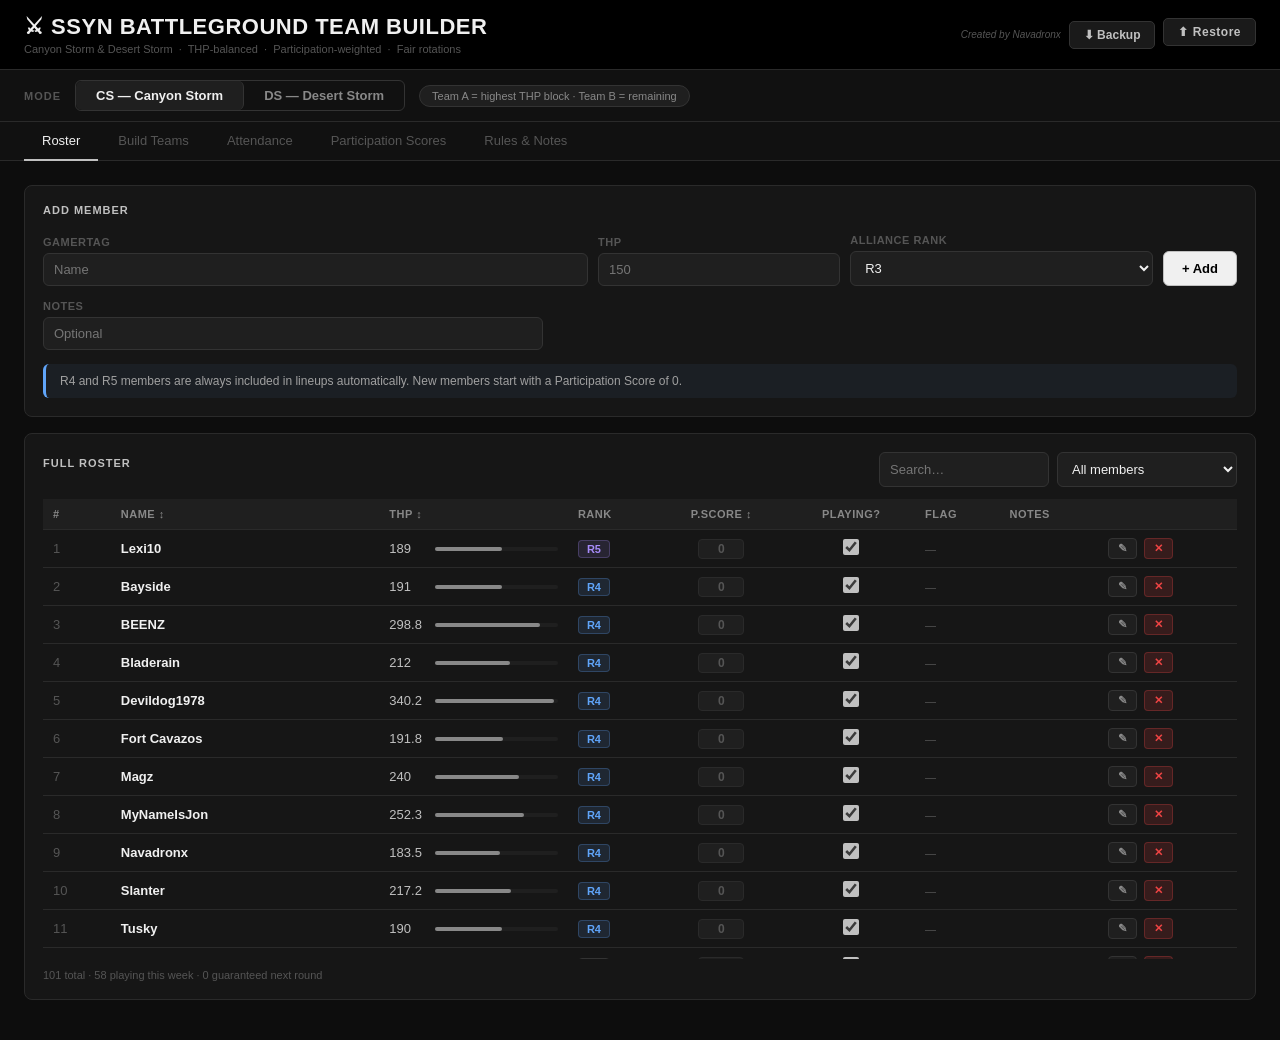
<file: Index.html>
<!DOCTYPE html>
<html lang="en">
<head>
<meta charset="UTF-8">
<meta name="viewport" content="width=device-width, initial-scale=1.0">
<title>SSYN Battleground Team Builder</title>
<style>
/* ── RESET ── */
* { box-sizing: border-box; margin: 0; padding: 0; }
body { font-family: 'Segoe UI', Arial, sans-serif; background: #0d0d0d; color: #e0e0e0; font-size: 14px; min-height: 100vh; }

/* ── COLOUR TOKENS ── */
:root {
  --bg:        #0d0d0d;
  --surface:   #161616;
  --surface2:  #1f1f1f;
  --border:    #2a2a2a;
  --border2:   #333;
  --silver:    #c0c0c0;
  --silver2:   #888;
  --silver3:   #555;
  --white:     #f0f0f0;
  --accent:    #c0c0c0;
  --accent-dim:#444;
  --green:     #22c55e;
  --green-dim: #14532d;
  --red:       #ef4444;
  --red-dim:   #7f1d1d;
  --amber:     #f59e0b;
  --amber-dim: #78350f;
  --blue:      #60a5fa;
  --blue-dim:  #1e3a8a;
  --purple:    #a78bfa;
  --purple-dim:#4c1d95;
}

/* ── HEADER ── */
.app-header {
  background: #000;
  border-bottom: 1px solid var(--border);
  padding: 14px 24px;
  display: flex; align-items: center; justify-content: space-between; flex-wrap: wrap; gap: 10px;
}
.app-header h1 { font-size: 22px; font-weight: 700; color: var(--white); letter-spacing: 0.5px; }
.app-header .sub { font-size: 11px; color: var(--silver3); margin-top: 3px; }
.header-actions { display: flex; gap: 8px; align-items: center; flex-wrap: wrap; }
.credit { font-size: 10px; color: var(--silver3); font-style: italic; }
.btn-export { background: #1a1a1a; color: var(--silver); border: 1px solid var(--border2); padding: 6px 14px; border-radius: 5px; font-size: 12px; font-weight: 600; cursor: pointer; }
.btn-export:hover { background: var(--border2); color: var(--white); }
.btn-import-lbl { background: #1a1a1a; color: var(--silver); border: 1px solid var(--border2); padding: 6px 14px; border-radius: 5px; font-size: 12px; font-weight: 600; cursor: pointer; display: inline-block; text-transform: none; font-family: inherit; }
.btn-import-lbl:hover { background: var(--border2); color: var(--white); }
#importFile { display: none; }

/* ── MODE BAR ── */
.mode-bar {
  background: #111; border-bottom: 1px solid var(--border);
  padding: 10px 24px; display: flex; align-items: center; gap: 14px; flex-wrap: wrap;
}
.mode-label { font-size: 11px; font-weight: 700; color: var(--silver3); text-transform: uppercase; letter-spacing: 1px; }
.mode-toggle { display: flex; border: 1px solid var(--border2); border-radius: 6px; overflow: hidden; }
.mode-btn { padding: 7px 20px; font-size: 13px; font-weight: 600; cursor: pointer; border: none; background: transparent; color: var(--silver2); transition: all 0.15s; }
.mode-btn:hover { color: var(--white); }
.mode-btn.on-cs { background: var(--surface2); color: var(--white); border-right: 1px solid var(--border2); }
.mode-btn.on-ds { background: var(--surface2); color: var(--white); border-left: 1px solid var(--border2); }
.mode-pill { font-size: 11px; padding: 4px 12px; border-radius: 20px; border: 1px solid var(--border2); color: var(--silver2); background: var(--surface2); }

/* ── TABS ── */
.tabs { display: flex; padding: 0 24px; border-bottom: 1px solid var(--border); background: #111; gap: 2px; }
.tab { padding: 11px 18px; cursor: pointer; font-size: 13px; font-weight: 500; color: var(--silver3); border-bottom: 2px solid transparent; margin-bottom: -1px; transition: all 0.15s; }
.tab:hover { color: var(--silver); }
.tab.active { color: var(--white); border-bottom-color: var(--silver); }

/* ── PANELS ── */
.panel { display: none; padding: 24px; }
.panel.active { display: block; }

/* ── CARDS ── */
.card { background: var(--surface); border: 1px solid var(--border); border-radius: 8px; padding: 18px; margin-bottom: 16px; }
.card-title { font-size: 11px; font-weight: 700; color: var(--silver); text-transform: uppercase; letter-spacing: 1px; margin-bottom: 14px; }

/* ── GRIDS ── */
.g2 { display: grid; grid-template-columns: 1fr 1fr; gap: 16px; }
.g3 { display: grid; grid-template-columns: 1fr 1fr 1fr; gap: 12px; }
.g4 { display: grid; grid-template-columns: 1fr 1fr 1fr 1fr; gap: 12px; }

/* ── STATS ── */
.stat { background: var(--surface2); border: 1px solid var(--border); border-radius: 7px; padding: 14px; text-align: center; }
.stat-val { font-size: 22px; font-weight: 700; color: var(--white); }
.stat-lbl { font-size: 11px; color: var(--silver3); margin-top: 3px; }

/* ── TABLE ── */
table { width: 100%; border-collapse: collapse; font-size: 13px; }
th { background: var(--surface2); text-align: left; padding: 9px 10px; font-weight: 600; color: var(--silver2); font-size: 11px; text-transform: uppercase; letter-spacing: 0.5px; border-bottom: 1px solid var(--border); }
td { padding: 8px 10px; border-bottom: 1px solid var(--border); vertical-align: middle; color: var(--silver); }
tr:last-child td { border-bottom: none; }
tr:hover td { background: var(--surface2); }
.row-red td   { background: rgba(239,68,68,0.08) !important; }
.row-green td { background: rgba(34,197,94,0.08) !important; }
.row-guar td  { background: rgba(167,139,250,0.08) !important; }
.row-sub td   { opacity: 0.65; }

/* ── BADGES ── */
.badge { display: inline-block; padding: 2px 8px; border-radius: 4px; font-size: 11px; font-weight: 600; white-space: nowrap; border: 1px solid transparent; }
.b-silver  { background: #1f1f1f; color: var(--silver); border-color: var(--border2); }
.b-green   { background: rgba(34,197,94,0.15); color: var(--green); border-color: rgba(34,197,94,0.3); }
.b-red     { background: rgba(239,68,68,0.15); color: var(--red); border-color: rgba(239,68,68,0.3); }
.b-blue    { background: rgba(96,165,250,0.15); color: var(--blue); border-color: rgba(96,165,250,0.3); }
.b-purple  { background: rgba(167,139,250,0.15); color: var(--purple); border-color: rgba(167,139,250,0.3); }
.b-amber   { background: rgba(245,158,11,0.15); color: var(--amber); border-color: rgba(245,158,11,0.3); }
.b-yes     { background: rgba(34,197,94,0.12); color: var(--green); border-color: rgba(34,197,94,0.25); }
.b-no      { background: rgba(239,68,68,0.12); color: #f87171; border-color: rgba(239,68,68,0.25); }

/* ── RANK BADGES ── */
.rank-r4 { background: rgba(96,165,250,0.12); color: var(--blue); border: 1px solid rgba(96,165,250,0.25); }
.rank-r5 { background: rgba(167,139,250,0.12); color: var(--purple); border: 1px solid rgba(167,139,250,0.25); }
.rank-r3 { background: var(--surface2); color: var(--silver2); border: 1px solid var(--border2); }
.rank-r2 { background: rgba(245,158,11,0.12); color: var(--amber); border: 1px solid rgba(245,158,11,0.25); }

/* ── PARTICIPATION SCORE ── */
.pscore { display: inline-block; min-width: 46px; padding: 2px 8px; border-radius: 4px; font-size: 12px; font-weight: 700; text-align: center; border: 1px solid transparent; }
.pscore-high { background: rgba(34,197,94,0.15); color: var(--green); border-color: rgba(34,197,94,0.3); }
.pscore-mid  { background: rgba(245,158,11,0.15); color: var(--amber); border-color: rgba(245,158,11,0.3); }
.pscore-low  { background: rgba(239,68,68,0.15); color: var(--red); border-color: rgba(239,68,68,0.3); }
.pscore-zero { background: var(--surface2); color: var(--silver3); border-color: var(--border); }

/* ── BUTTONS ── */
button { padding: 9px 18px; border-radius: 6px; border: 1px solid transparent; cursor: pointer; font-size: 13px; font-weight: 600; transition: all 0.15s; }
.btn-p { background: var(--white); color: #000; border-color: var(--silver); }
.btn-p:hover { background: var(--silver); }
.btn-s { background: var(--surface2); color: var(--silver); border-color: var(--border2); }
.btn-s:hover { background: var(--border2); color: var(--white); }
.btn-x    { background: rgba(239,68,68,0.15); color: var(--red); font-size: 11px; padding: 3px 9px; border-radius: 4px; border: 1px solid rgba(239,68,68,0.25); cursor: pointer; }
.btn-x:hover { background: rgba(239,68,68,0.3); }
.btn-edit { background: var(--surface2); color: var(--silver2); font-size: 11px; padding: 3px 9px; border-radius: 4px; border: 1px solid var(--border2); cursor: pointer; margin-right: 4px; }
.btn-edit:hover { background: var(--border2); color: var(--white); }

/* ── FORM ── */
input[type=text], input[type=number], select {
  padding: 8px 10px; border-radius: 6px;
  border: 1px solid var(--border2);
  background: var(--surface2); color: var(--white);
  font-size: 13px; width: 100%;
}
input:focus, select:focus { outline: 1px solid var(--silver2); border-color: var(--silver2); }
select option { background: #1f1f1f; color: var(--white); }
label { font-size: 11px; font-weight: 600; color: var(--silver3); display: block; margin-bottom: 5px; text-transform: uppercase; letter-spacing: 0.5px; }

/* ── INFO BOXES ── */
.info   { background: rgba(96,165,250,0.06); border-left: 3px solid var(--blue); border-radius: 6px; padding: 10px 14px; font-size: 12px; color: #a0a0a0; margin-bottom: 14px; }
.warn   { background: rgba(245,158,11,0.06); border-left: 3px solid var(--amber); border-radius: 6px; padding: 10px 14px; font-size: 12px; color: #a0a0a0; margin-bottom: 14px; }
.cs-info { background: rgba(96,165,250,0.06); border-left: 3px solid var(--blue); border-radius: 6px; padding: 10px 14px; font-size: 12px; color: #a0a0a0; margin-bottom: 14px; }
.ds-info { background: rgba(34,197,94,0.06); border-left: 3px solid var(--green); border-radius: 6px; padding: 10px 14px; font-size: 12px; color: #a0a0a0; margin-bottom: 14px; }
.ps-info { background: rgba(167,139,250,0.06); border-left: 3px solid var(--purple); border-radius: 6px; padding: 10px 14px; font-size: 12px; color: #a0a0a0; margin-bottom: 14px; }

/* ── THP BAR ── */
.thpbar { display: flex; align-items: center; gap: 8px; }
.bar-bg { flex: 1; background: var(--surface2); border-radius: 3px; height: 4px; min-width: 50px; }
.bar-fill { height: 4px; border-radius: 3px; background: var(--silver2); }
.sbar-bg { flex: 1; background: var(--surface2); border-radius: 3px; height: 4px; min-width: 50px; }
.sbar-fill-pos { height: 4px; border-radius: 3px; background: var(--green); }
.sbar-fill-neg { height: 4px; border-radius: 3px; background: var(--red); }

/* ── LAYOUT ── */
.row-end { display: flex; justify-content: flex-end; gap: 8px; margin-top: 12px; }
.row-bet { display: flex; justify-content: space-between; align-items: center; margin-bottom: 12px; flex-wrap: wrap; gap: 8px; }
.chip { display: inline-flex; align-items: center; gap: 5px; background: var(--surface2); border: 1px solid var(--border2); border-radius: 20px; padding: 3px 10px; margin: 2px; font-size: 12px; color: var(--silver); }

/* ── SCROLL ── */
.sc { max-height: 460px; overflow-y: auto; }
.sc::-webkit-scrollbar { width: 5px; }
.sc::-webkit-scrollbar-track { background: var(--surface); }
.sc::-webkit-scrollbar-thumb { background: var(--border2); border-radius: 3px; }
.sth th { position: sticky; top: 0; z-index: 1; }

/* ── TEAM CARDS ── */
.tcard { background: var(--surface); border: 1px solid var(--border); border-radius: 8px; padding: 16px; }
.tcard-a { border-top: 2px solid var(--silver2); }
.tcard-b { border-top: 2px solid var(--silver3); }
.tha { font-size: 13px; font-weight: 700; color: var(--white); margin: 0 0 12px; padding-bottom: 8px; border-bottom: 1px solid var(--border); }
.thb { font-size: 13px; font-weight: 700; color: var(--silver2); margin: 0 0 12px; padding-bottom: 8px; border-bottom: 1px solid var(--border); }

/* ── DELTA ── */
.dp { color: var(--green); font-weight: 700; }
.dn { color: var(--red); font-weight: 700; }
.dz { color: var(--silver3); }

/* ── HISTORY DOTS ── */
.hist-dot { display: inline-block; width: 10px; height: 10px; border-radius: 50%; margin: 0 1px; }
.dot-start { background: var(--green); }
.dot-sub   { background: var(--blue); }
.dot-miss  { background: var(--red); }
.dot-abs   { background: var(--border2); }
.dot-left  { background: var(--purple); }
.dot-exc   { background: var(--amber); }

/* ── DIVIDER ── */
.section-sep { border: none; border-top: 1px solid var(--border); margin: 16px 0; }

/* ── TOAST ── */
.toast { position: fixed; bottom: 20px; right: 20px; background: var(--white); color: #000; padding: 10px 18px; border-radius: 6px; font-size: 13px; font-weight: 600; z-index: 9999; opacity: 0; transition: opacity 0.3s; pointer-events: none; }
.toast.show { opacity: 1; }

/* ── NOTES TABLE ── */
.notes-table td:first-child { color: var(--silver); font-weight: 700; width: 24px; padding-right: 12px; }
.notes-table td { border-bottom: 1px solid var(--border); padding: 9px 10px; color: #b0b0b0; }
.notes-table tr:last-child td { border-bottom: none; }

/* ── CHECKBOX ── */
input[type=checkbox] { accent-color: var(--silver); width: 16px; height: 16px; cursor: pointer; }

/* ── LINEUP EDITOR ROW ── */
.le-row { display: flex; align-items: center; gap: 12px; margin-bottom: 6px; padding: 7px 10px; border-radius: 6px; border: 1px solid var(--border); background: var(--surface2); }

@media(max-width:700px){ .g2,.g3,.g4{ grid-template-columns:1fr; } }
</style>
</head>
<body>

<!-- HEADER -->
<div class="app-header">
  <div>
    <h1>⚔ SSYN BATTLEGROUND TEAM BUILDER</h1>
    <div class="sub">Canyon Storm &amp; Desert Storm &nbsp;·&nbsp; THP-balanced &nbsp;·&nbsp; Participation-weighted &nbsp;·&nbsp; Fair rotations</div>
  </div>
  <div class="header-actions">
    <span class="credit">Created by Navadronx</span>
    <button class="btn-export" onclick="exportJSON()">⬇ Backup</button>
    <label class="btn-import-lbl" for="importFile">⬆ Restore</label>
    <input type="file" id="importFile" accept=".json" onchange="importJSON(event)" />
  </div>
</div>

<!-- MODE BAR -->
<div class="mode-bar">
  <span class="mode-label">Mode</span>
  <div class="mode-toggle">
    <button class="mode-btn on-cs" id="btnCS" onclick="setMode('CS')">CS — Canyon Storm</button>
    <button class="mode-btn" id="btnDS" onclick="setMode('DS')">DS — Desert Storm</button>
  </div>
  <span class="mode-pill" id="modePill">Team A = highest THP block · Team B = remaining</span>
</div>

<!-- TABS -->
<div class="tabs">
  <div class="tab active" id="tab-btn-roster"   onclick="showTab('roster',this)">Roster</div>
  <div class="tab"        id="tab-btn-build"    onclick="showTab('build',this)">Build Teams</div>
  <div class="tab"        id="tab-btn-tracking" onclick="showTab('tracking',this)">Attendance</div>
  <div class="tab"        id="tab-btn-scores"   onclick="showTab('scores',this)">Participation Scores</div>
  <div class="tab"        id="tab-btn-notes"    onclick="showTab('notes',this)">Rules &amp; Notes</div>
</div>

<!-- ═══ ROSTER ═══ -->
<div id="tab-roster" class="panel active">
  <div class="card">
    <div class="card-title">Add Member</div>
    <div style="display:grid;grid-template-columns:1.8fr 0.8fr 1fr auto;gap:10px;align-items:end;margin-bottom:14px;">
      <div><label>Gamertag</label><input type="text" id="newName" placeholder="Name" /></div>
      <div><label>THP</label><input type="number" id="newThp" placeholder="150" /></div>
      <div><label>Alliance Rank</label>
        <select id="newRank">
          <option value="R4">R4</option><option value="R5">R5</option>
          <option value="R3" selected>R3</option><option value="R2">R2</option>
        </select>
      </div>
      <div><button class="btn-p" onclick="addPlayer()" style="margin-top:21px;">+ Add</button></div>
    </div>
    <div style="max-width:500px;"><label>Notes</label><input type="text" id="newNotes" placeholder="Optional" /></div>
    <div class="info" style="margin-top:14px;margin-bottom:0;">R4 and R5 members are always included in lineups automatically. New members start with a Participation Score of 0.</div>
  </div>

  <div class="card">
    <div class="row-bet">
      <div class="card-title">Full Roster</div>
      <div style="display:flex;gap:8px;flex-wrap:wrap;">
        <input type="text" style="width:170px;" id="rosterSearch" placeholder="Search…" oninput="renderRoster()" />
        <select id="rosterFilter" style="width:180px;" onchange="renderRoster()">
          <option value="">All members</option>
          <option value="Y">Playing this week ✓</option>
          <option value="N">Not playing</option>
          <option value="guaranteed">Guaranteed next round</option>
        </select>
      </div>
    </div>
    <div class="sc sth">
      <table>
        <thead><tr>
          <th>#</th>
          <th onclick="sortRoster('name')" style="cursor:pointer;">Name ↕</th>
          <th onclick="sortRoster('thp')" style="cursor:pointer;">THP ↕</th>
          <th>Rank</th>
          <th onclick="sortRoster('score')" style="cursor:pointer;text-align:center;">P.Score ↕</th>
          <th style="text-align:center;">Playing?</th>
          <th>Flag</th>
          <th>Notes</th>
          <th></th>
        </tr></thead>
        <tbody id="rosterBody"></tbody>
      </table>
    </div>
    <div style="margin-top:10px;font-size:11px;color:var(--silver3);" id="rosterCount"></div>
  </div>

  <!-- EDIT MODAL -->
  <div id="editModal" class="card" style="display:none;border:1px solid var(--silver3);max-width:520px;">
    <div class="card-title">Edit Member</div>
    <input type="hidden" id="editOrigName" />
    <div class="g2" style="margin-bottom:12px;">
      <div><label>Name</label><input type="text" id="editName" /></div>
      <div><label>THP</label><input type="number" id="editThp" /></div>
    </div>
    <div style="margin-bottom:12px;">
      <label>Alliance Rank</label>
      <select id="editRank" style="max-width:200px;">
        <option value="R4">R4</option><option value="R5">R5</option>
        <option value="R3">R3</option><option value="R2">R2</option>
      </select>
    </div>
    <div style="margin-bottom:14px;"><label>Notes</label><input type="text" id="editNotes" /></div>
    <div class="row-end">
      <button class="btn-p" onclick="saveEdit()">Save Changes</button>
      <button class="btn-s" onclick="closeEdit()">Cancel</button>
    </div>
  </div>
</div>

<!-- ═══ BUILD TEAMS ═══ -->
<div id="tab-build" class="panel">
  <div id="settingsCS" class="card">
    <div class="card-title">Canyon Storm (CS) — Settings</div>
    <div class="cs-info"><strong>CS:</strong> Team A takes the top (starters + subs) block sorted by THP — the strongest possible lineup. Team B gets the next block. If signups are short, the tool auto-fills with the strongest non-registered players.</div>
    <div class="g4">
      <div><label>Team A Starters</label><input type="number" id="cs_sA" value="20" min="1" /></div>
      <div><label>Team A Subs</label><input type="number" id="cs_subA" value="10" min="0" /></div>
      <div><label>Team B Starters</label><input type="number" id="cs_sB" value="20" min="1" /></div>
      <div><label>Team B Subs</label><input type="number" id="cs_subB" value="10" min="0" /></div>
    </div>
  </div>
  <div id="settingsDS" class="card" style="display:none;">
    <div class="card-title">Desert Storm (DS) — Settings</div>
    <div class="ds-info"><strong>DS:</strong> After R4/R5 are locked in, remaining registered players are ordered by Participation Score. THP is used only to balance teams after placement. If signups are short, the strongest non-registered players fill in.</div>
    <div class="g4">
      <div><label>Starters per Team</label><input type="number" id="ds_s" value="20" min="1" /></div>
      <div><label>Subs per Team</label><input type="number" id="ds_sub" value="10" min="0" /></div>
      <div></div><div></div>
    </div>
  </div>
  <div class="card">
    <div class="warn" style="margin-bottom:0;"><strong>Auto-handled:</strong> R4 and R5 always start · Guaranteed players jump the queue · Left-out players auto-flagged as Guaranteed · P.Score influences DS draw order.</div>
    <div class="row-end">
      <button class="btn-p" onclick="buildTeams()">⚡ Generate Teams</button>
      <button class="btn-s" onclick="clearTeams()">Clear</button>
    </div>
  </div>

  <div id="teamOutput" style="display:none;">
    <div class="g4" style="margin-bottom:16px;">
      <div class="stat"><div class="stat-val" id="thpA">—</div><div class="stat-lbl">Team A THP</div></div>
      <div class="stat"><div class="stat-val" id="thpB">—</div><div class="stat-lbl">Team B THP</div></div>
      <div class="stat" id="diffStat"><div class="stat-val" id="thpDiff">—</div><div class="stat-lbl">Difference</div></div>
      <div class="stat"><div class="stat-val" id="totalPlaced">—</div><div class="stat-lbl">Placed</div></div>
    </div>
    <div id="lowWarn" class="warn" style="display:none;">⚠ <strong>Low signups</strong> — gaps filled with strongest available non-registered players.</div>
    <div class="card" style="margin-bottom:16px;">
      <div class="card-title">Left Out → Auto-Guaranteed Next Round</div>
      <div id="leftoverList"><span style="color:var(--silver3);font-size:12px;">Everyone placed!</span></div>
    </div>
    <div class="g2">
      <div class="tcard tcard-a">
        <div class="tha" id="hdrA">Team A</div>
        <table><thead><tr><th>#</th><th>Name</th><th>THP</th><th>P.Score</th><th>Role</th></tr></thead>
        <tbody id="bodyA"></tbody></table>
      </div>
      <div class="tcard tcard-b">
        <div class="thb" id="hdrB">Team B</div>
        <table><thead><tr><th>#</th><th>Name</th><th>THP</th><th>P.Score</th><th>Role</th></tr></thead>
        <tbody id="bodyB"></tbody></table>
      </div>
    </div>
    <div class="row-end" style="margin-top:14px;">
      <button class="btn-s" onclick="openLineupEditor()">✎ Edit Lineup</button>
    </div>
  </div>

  <!-- LINEUP EDITOR -->
  <div id="lineupEditor" class="card" style="display:none;border:1px solid var(--silver3);margin-top:0;">
    <div class="row-bet">
      <div class="card-title">Edit Lineup — Last-Minute Changes</div>
      <button class="btn-s" style="font-size:12px;padding:5px 12px;" onclick="closeLineupEditor()">✕ Close</button>
    </div>
    <div class="info">Change any player's slot or remove them. Use the section below to add a late signup.</div>
    <div id="lineupEditorRows" style="max-height:440px;overflow-y:auto;"></div>
    <hr class="section-sep">
    <div class="card-title">Add Late Signup</div>
    <div style="display:flex;gap:10px;align-items:end;flex-wrap:wrap;">
      <div style="flex:1;min-width:200px;"><label>Player</label><select id="latePlayerSelect"></select></div>
      <div style="min-width:180px;"><label>Assign to</label>
        <select id="lateRoleSelect">
          <option value="Starter-A">Team A — Starter</option>
          <option value="Sub-A">Team A — Sub</option>
          <option value="Starter-B">Team B — Starter</option>
          <option value="Sub-B">Team B — Sub</option>
        </select>
      </div>
      <button class="btn-p" onclick="addLatePlayer()">+ Add</button>
    </div>
  </div>
</div>

<!-- ═══ ATTENDANCE ═══ -->
<div id="tab-tracking" class="panel">
  <div class="card">
    <div class="row-bet">
      <div class="card-title">Post-Battle Attendance</div>
      <button class="btn-p" onclick="recordWeek()">+ Record This Week</button>
    </div>
    <div class="info">
      <span style="background:rgba(239,68,68,0.15);color:var(--red);padding:2px 8px;border-radius:4px;margin-right:6px;">Red = 2+ total misses</span>
      <span style="background:rgba(34,197,94,0.15);color:var(--green);padding:2px 8px;border-radius:4px;margin-right:6px;">Green = 0 misses last 3 weeks</span>
      <span style="background:rgba(167,139,250,0.15);color:var(--purple);padding:2px 8px;border-radius:4px;">Purple = Guaranteed next round</span><br/>
      <span style="margin-top:6px;display:block;">Delta = Starts − Subs. Anyone ≤ −2 should be promoted to Starter.</span>
    </div>
    <div class="sc sth">
      <table>
        <thead><tr>
          <th>Name</th><th>THP</th><th>Rank</th><th>Starts</th><th>Subs</th><th>Misses</th><th>Delta</th><th>P.Score</th><th>Last 6 Weeks</th><th>Action</th>
        </tr></thead>
        <tbody id="attendBody"></tbody>
      </table>
    </div>
  </div>
  <div id="weekModal" class="card" style="display:none;border:1px solid var(--silver3);">
    <div class="card-title">Record Post-Battle Attendance</div>
    <p style="font-size:12px;color:var(--silver3);margin-bottom:10px;">Roles are pre-filled from the last lineup. Mark who attended and who didn't. Non-registered players default to Not Applicable.</p>
    <div id="weekForm" style="max-height:440px;overflow-y:auto;padding-right:4px;"></div>
    <div class="row-end">
      <button class="btn-p" id="weekSaveBtn" onclick="saveWeek()">Save Attendance</button>
      <button class="btn-s" onclick="document.getElementById('weekModal').style.display='none'">Cancel</button>
    </div>
  </div>
</div>

<!-- ═══ PARTICIPATION SCORES ═══ -->
<div id="tab-scores" class="panel">
  <div class="card">
    <div class="card-title">Participation Score Leaderboard</div>
    <div class="ps-info">
      <strong>Scoring (12-week rolling window):</strong>&nbsp;
      <strong style="color:var(--green);">+2</strong> Attended as Starter &nbsp;·&nbsp;
      <strong style="color:var(--green);">+2</strong> Attended as Sub &nbsp;·&nbsp;
      <strong style="color:var(--green);">+1</strong> Signed up but Left Out &nbsp;·&nbsp;
      <strong style="color:var(--red);">−3</strong> Signed up &amp; no-showed &nbsp;·&nbsp;
      <strong style="color:var(--silver3);">0</strong> Excused &nbsp;·&nbsp;
      <strong style="color:var(--silver3);">0</strong> Did not sign up
    </div>
    <div class="sc sth">
      <table>
        <thead><tr>
          <th>#</th><th>Name</th><th>Rank</th><th>THP</th>
          <th>P.Score (12w)</th><th>Score Bar</th><th>Weeks Active</th><th>Last 12 Weeks</th>
        </tr></thead>
        <tbody id="scoresBody"></tbody>
      </table>
    </div>
  </div>
</div>

<!-- ═══ RULES & NOTES ═══ -->
<div id="tab-notes" class="panel">
  <div class="g2">
    <div class="card">
      <div class="card-title" style="color:var(--blue);">CS — Canyon Storm</div>
      <table class="notes-table">
        <tr><td>1</td><td>Team A = strongest (starters + subs) by THP. Team B = remaining.</td></tr>
        <tr><td>2</td><td>Low signups? Auto-fills with strongest non-registered players.</td></tr>
        <tr><td>3</td><td>R4 and R5 members always included automatically.</td></tr>
        <tr><td>4</td><td>Assign roster 24 hours before. Send mail — no DMs.</td></tr>
      </table>
    </div>
    <div class="card">
      <div class="card-title" style="color:var(--green);">DS — Desert Storm</div>
      <table class="notes-table">
        <tr><td>1</td><td>Draw order is by Participation Score — most consistent players first. THP balances teams after.</td></tr>
        <tr><td>2</td><td>R4 and R5 members always included automatically.</td></tr>
        <tr><td>3</td><td>Try not to have someone miss both CS and DS the same week.</td></tr>
        <tr><td>4</td><td>Assign roster 24 hours before. Send mail — no DMs.</td></tr>
      </table>
    </div>
  </div>
  <div class="card">
    <div class="card-title">Universal Rules</div>
    <table class="notes-table">
      <tr><td>★</td><td>Left-out players are auto-guaranteed next round — tracked automatically.</td></tr>
      <tr><td>★</td><td>Subs with Delta ≤ −2 should be promoted to starters.</td></tr>
      <tr><td>★</td><td>Registration (the checkbox) is the #1 deciding factor each week. Rank + THP + P.Score determine priority after that.</td></tr>
      <tr><td>★</td><td>Participation Scores are fully visible — complete transparency.</td></tr>
    </table>
  </div>
  <div class="card" style="border-left:2px solid var(--purple);">
    <div class="card-title" style="color:var(--purple);">Participation Score Key</div>
    <table class="notes-table">
      <tr><td style="color:var(--green);">+2</td><td>Attended as Starter</td></tr>
      <tr><td style="color:var(--green);">+2</td><td>Attended as Sub — showing up counts the same regardless of role</td></tr>
      <tr><td style="color:var(--green);">+1</td><td>Signed up but left out (not their fault)</td></tr>
      <tr><td style="color:var(--red);">−3</td><td>Signed up but no-showed — only applies if they were in the lineup</td></tr>
      <tr><td style="color:var(--silver3);">0</td><td>Excused absence — life happens, no penalty</td></tr>
      <tr><td style="color:var(--silver3);">0</td><td>Did not sign up — neutral</td></tr>
    </table>
    <p style="font-size:11px;color:var(--silver3);margin-top:10px;">Only the last 12 weeks count. Older activity falls off automatically.</p>
  </div>
  <div class="card">
    <div class="card-title">Priority Order</div>
    <table class="notes-table">
      <tr><td><span class="badge rank-r4">R4 / R5</span></td><td>Always included — no draw needed.</td></tr>
      <tr><td><span class="badge b-purple">Guaranteed</span></td><td>Left out last round — drawn before everyone else.</td></tr>
      <tr><td><span class="badge b-yes">Registered ✓</span></td><td>Signed up — ordered by P.Score (DS) or THP (CS).</td></tr>
      <tr><td><span class="badge b-no">Not Registered</span></td><td>Skipped unless filling a gap — strongest first.</td></tr>
    </table>
  </div>
  <div style="text-align:center;padding:12px;color:var(--silver3);font-size:11px;font-style:italic;">
    Created by Navadronx · SSYN Alliance
  </div>
</div>

<!-- TOAST -->
<div class="toast" id="toast"></div>

<script>
// ═══════════════════════════════════════════
// CONSTANTS & STATE
// ═══════════════════════════════════════════
const STORAGE_KEY  = 'ssyn_roster_v6';
const DECAY_WEEKS  = 12;
const PS = { start:2, sub:2, leftout:1, miss:-3, excused:0, absent:0 };

let players    = [];
let lastLineup = {};
let mode       = 'CS';
let sortKey    = 'score';
let sortDir    = -1;

// ═══════════════════════════════════════════
// PARTICIPATION SCORE
// ═══════════════════════════════════════════
function calcScore(p) {
  return (p.history||[]).slice(-DECAY_WEEKS).reduce((sum,h) => {
    if (h==='start')   return sum + PS.start;
    if (h==='sub')     return sum + PS.sub;
    if (h==='leftout') return sum + PS.leftout;
    if (h==='miss')    return sum + PS.miss;
    return sum;
  }, 0);
}

function scoreBadge(score) {
  const cls = score > 6 ? 'pscore-high' : score > 0 ? 'pscore-mid' : score < 0 ? 'pscore-low' : 'pscore-zero';
  return `<span class="pscore ${cls}">${score>0?'+':''}${score}</span>`;
}

// ═══════════════════════════════════════════
// PERSISTENCE
// ═══════════════════════════════════════════
function save() {
  try { localStorage.setItem(STORAGE_KEY, JSON.stringify({players, lastLineup})); } catch(e){}
}

function load() {
  try {
    const d = localStorage.getItem(STORAGE_KEY);
    if (!d) return false;
    const parsed = JSON.parse(d);
    if (Array.isArray(parsed)) { players=parsed; lastLineup={}; }
    else { players=parsed.players||[]; lastLineup=parsed.lastLineup||{}; }
    return players.length > 0;
  } catch(e){ return false; }
}

function toast(msg) {
  const el = document.getElementById('toast');
  el.textContent = msg; el.classList.add('show');
  setTimeout(() => el.classList.remove('show'), 2500);
}

// ═══════════════════════════════════════════
// EXPORT / IMPORT
// ═══════════════════════════════════════════
function exportJSON() {
  const blob = new Blob([JSON.stringify({version:5, exported:new Date().toISOString(), players}, null, 2)], {type:'application/json'});
  const a = document.createElement('a');
  a.href = URL.createObjectURL(blob);
  a.download = 'SSYN_Backup_' + new Date().toISOString().slice(0,10) + '.json';
  a.click(); toast('Backup downloaded!');
}

function importJSON(e) {
  const file = e.target.files[0]; if (!file) return;
  const reader = new FileReader();
  reader.onload = ev => {
    try {
      const raw = JSON.parse(ev.target.result);
      const imported = Array.isArray(raw) ? raw : (raw.players||[]);
      if (!Array.isArray(imported)) throw new Error();
      if (!confirm(`Import ${imported.length} players? This replaces the current roster.`)) return;
      players = imported.map(p => ({
        name:p.name||'', thp:p.thp||150, rank:p.rank||'R3',
        registered:p.registered||'N', flag:p.flag||'', notes:p.notes||'',
        starts:p.starts||0, subs:p.subs||0, misses:p.misses||0, history:p.history||[]
      }));
      save(); renderRoster(); renderScores(); toast(`Imported ${players.length} players!`);
    } catch { alert('Invalid backup file.'); }
  };
  reader.readAsText(file); e.target.value='';
}

// ═══════════════════════════════════════════
// MODE & TABS
// ═══════════════════════════════════════════
function setMode(m) {
  mode = m;
  document.getElementById('btnCS').className = 'mode-btn'+(m==='CS'?' on-cs':'');
  document.getElementById('btnDS').className = 'mode-btn'+(m==='DS'?' on-ds':'');
  document.getElementById('modePill').textContent = m==='CS'
    ? 'Team A = highest THP block · Team B = remaining'
    : 'Draw order by P.Score · THP balances after placement';
  document.getElementById('settingsCS').style.display = m==='CS'?'':'none';
  document.getElementById('settingsDS').style.display = m==='DS'?'':'none';
  clearTeams();
}

function showTab(id, el) {
  document.querySelectorAll('.tab').forEach(t => t.classList.remove('active'));
  document.querySelectorAll('.panel').forEach(p => { p.classList.remove('active'); });
  el.classList.add('active');
  const panel = document.getElementById('tab-'+id);
  if (panel) panel.classList.add('active');
  if (id==='tracking') renderAttend();
  if (id==='scores')   renderScores();
}

// ═══════════════════════════════════════════
// ROSTER
// ═══════════════════════════════════════════
function isAuto(p) { return p.rank==='R4'||p.rank==='R5'; }

function addPlayer() {
  const name  = document.getElementById('newName').value.trim();
  const thp   = parseFloat(document.getElementById('newThp').value)||150;
  const rank  = document.getElementById('newRank').value;
  const notes = document.getElementById('newNotes').value.trim();
  if (!name) { alert('Enter a name.'); return; }
  if (players.find(p=>p.name.toLowerCase()===name.toLowerCase())) { alert('Player already exists.'); return; }
  players.push({name,thp,rank,registered:'N',flag:'',notes,starts:0,subs:0,misses:0,history:[]});
  ['newName','newThp','newNotes'].forEach(id=>document.getElementById(id).value='');
  document.getElementById('newRank').value='R3';
  save(); renderRoster(); renderScores();
}

function removePlayer(name) {
  if (!confirm('Remove '+name+'?')) return;
  players = players.filter(p=>p.name!==name);
  save(); renderRoster(); renderScores();
}

function toggleRegistered(name, checked) {
  const p = players.find(x=>x.name===name); if(!p) return;
  p.registered = checked?'Y':'N'; save();
  const reg = players.filter(p=>p.registered==='Y').length;
  document.getElementById('rosterCount').textContent =
    `${players.length} total · ${reg} playing this week · ${players.filter(p=>p.flag==='guaranteed').length} guaranteed next round`;
}

function editPlayer(name) {
  const p = players.find(x=>x.name===name); if(!p) return;
  document.getElementById('editOrigName').value = name;
  document.getElementById('editName').value     = p.name;
  document.getElementById('editThp').value      = p.thp;
  document.getElementById('editRank').value     = p.rank||'R3';
  document.getElementById('editNotes').value    = p.notes||'';
  document.getElementById('editModal').style.display='';
  document.getElementById('editModal').scrollIntoView({behavior:'smooth',block:'nearest'});
}
function closeEdit() { document.getElementById('editModal').style.display='none'; }

function saveEdit() {
  const orig = document.getElementById('editOrigName').value;
  const p = players.find(x=>x.name===orig); if(!p) return;
  const newName = document.getElementById('editName').value.trim();
  if (!newName) { alert('Name cannot be empty.'); return; }
  if (newName!==orig && players.find(x=>x.name.toLowerCase()===newName.toLowerCase())) { alert('Name already exists.'); return; }
  p.name  = newName;
  p.thp   = parseFloat(document.getElementById('editThp').value)||p.thp;
  p.rank  = document.getElementById('editRank').value;
  p.notes = document.getElementById('editNotes').value.trim();
  closeEdit(); save(); renderRoster(); renderScores(); toast('Player updated!');
}

function sortRoster(key) {
  if (sortKey===key) sortDir*=-1; else {sortKey=key;sortDir=-1;}
  renderRoster();
}

function rankBadge(r) {
  const m={R4:'rank-r4',R5:'rank-r5',R3:'rank-r3',R2:'rank-r2'};
  return `<span class="badge ${m[r]||'rank-r3'}">${r||'R3'}</span>`;
}
function flagBadge(f) {
  if (f==='guaranteed') return `<span class="badge b-purple" style="font-size:10px;">Guaranteed</span>`;
  return '<span style="color:var(--silver3);font-size:11px;">—</span>';
}

function renderRoster() {
  const search = (document.getElementById('rosterSearch').value||'').toLowerCase();
  const filter = document.getElementById('rosterFilter').value;
  let list = players.filter(p => {
    if (search && !p.name.toLowerCase().includes(search)) return false;
    if (!filter) return true;
    if (filter==='guaranteed') return p.flag==='guaranteed';
    return p.registered===filter;
  });
  list.sort((a,b)=>{
    if (sortKey==='name')  return sortDir*a.name.localeCompare(b.name);
    if (sortKey==='thp')   return sortDir*(b.thp-a.thp);
    if (sortKey==='score') return sortDir*(calcScore(b)-calcScore(a));
    return 0;
  });
  document.getElementById('rosterBody').innerHTML = list.map((p,i)=>{
    const score = calcScore(p);
    const rowCls = p.flag==='guaranteed'?'row-guar':'';
    return `<tr class="${rowCls}">
      <td style="color:var(--silver3);">${i+1}</td>
      <td><strong style="color:var(--white);">${p.name}</strong></td>
      <td><div class="thpbar"><span style="min-width:38px;color:var(--silver);">${p.thp}</span><div class="bar-bg"><div class="bar-fill" style="width:${Math.min(100,(p.thp/350)*100)}%"></div></div></div></td>
      <td>${rankBadge(p.rank||'R3')}</td>
      <td style="text-align:center;">${scoreBadge(score)}</td>
      <td style="text-align:center;"><input type="checkbox" ${p.registered==='Y'?'checked':''} onchange="toggleRegistered('${p.name.replace(/'/g,"\\'")}',this.checked)" /></td>
      <td>${flagBadge(p.flag||'')}</td>
      <td style="color:var(--silver3);font-size:12px;max-width:130px;overflow:hidden;text-overflow:ellipsis;white-space:nowrap;">${p.notes||''}</td>
      <td style="white-space:nowrap;">
        <button class="btn-edit" onclick="editPlayer('${p.name.replace(/'/g,"\\'")}')">✎</button>
        <button class="btn-x" onclick="removePlayer('${p.name.replace(/'/g,"\\'")}')">✕</button>
      </td>
    </tr>`;
  }).join('');
  const reg = players.filter(p=>p.registered==='Y').length;
  document.getElementById('rosterCount').textContent =
    `${players.length} total · ${reg} playing this week · ${players.filter(p=>p.flag==='guaranteed').length} guaranteed next round`;
}

// ═══════════════════════════════════════════
// PARTICIPATION SCORES TAB
// ═══════════════════════════════════════════
function renderScores() {
  const ranked = [...players].map(p=>({...p,_score:calcScore(p)})).sort((a,b)=>b._score-a._score);
  const maxScore = Math.max(1,...ranked.map(p=>Math.abs(p._score)));
  document.getElementById('scoresBody').innerHTML = ranked.map((p,i)=>{
    const history = (p.history||[]).slice(-DECAY_WEEKS);
    const weeksActive = history.filter(h=>h!=='absent').length;
    const barPct = Math.min(100,(Math.abs(p._score)/maxScore)*100);
    const dots = history.map(h=>{
      const cls = h==='start'?'dot-start':h==='sub'?'dot-sub':h==='miss'?'dot-miss':h==='leftout'?'dot-left':h==='excused'?'dot-exc':'dot-abs';
      const lbl = h==='start'?'Started':h==='sub'?'Sub':h==='miss'?'Missed':h==='leftout'?'Left out':h==='excused'?'Excused':'Absent';
      return `<span class="hist-dot ${cls}" title="${lbl}"></span>`;
    }).join('');
    return `<tr>
      <td style="color:var(--silver3);font-weight:700;">${i+1}</td>
      <td><strong style="color:var(--white);">${p.name}</strong></td>
      <td>${rankBadge(p.rank||'R3')}</td>
      <td style="color:var(--silver);">${p.thp}</td>
      <td style="text-align:center;">${scoreBadge(p._score)}</td>
      <td><div style="display:flex;align-items:center;gap:6px;"><div class="sbar-bg"><div class="${p._score>=0?'sbar-fill-pos':'sbar-fill-neg'}" style="width:${barPct}%"></div></div><span style="font-size:11px;color:var(--silver3);min-width:28px;">${p._score>0?'+':''}${p._score}</span></div></td>
      <td style="text-align:center;color:var(--silver2);">${weeksActive}</td>
      <td>${dots||'<span style="color:var(--silver3);font-size:11px;">No history</span>'}</td>
    </tr>`;
  }).join('');
}

// ═══════════════════════════════════════════
// LINEUP EDITOR
// ═══════════════════════════════════════════
function openLineupEditor() {
  renderLineupEditor();
  document.getElementById('lineupEditor').style.display='';
  document.getElementById('lineupEditor').scrollIntoView({behavior:'smooth',block:'start'});
}
function closeLineupEditor() { document.getElementById('lineupEditor').style.display='none'; }

function renderLineupEditor() {
  const roleOpts = [
    {val:'Starter-A',lbl:'Team A — Starter'},
    {val:'Sub-A',    lbl:'Team A — Sub'},
    {val:'Starter-B',lbl:'Team B — Starter'},
    {val:'Sub-B',    lbl:'Team B — Sub'},
    {val:'Leftover', lbl:'Left Out (Guaranteed)'},
    {val:'remove',   lbl:'Remove from lineup'},
  ];
  const order = {'Starter-A':0,'Sub-A':1,'Starter-B':2,'Sub-B':3,'Leftover':4};
  const entries = Object.entries(lastLineup).sort((a,b)=>(order[a[1]]??9)-(order[b[1]]??9)||a[0].localeCompare(b[0]));

  document.getElementById('lineupEditorRows').innerHTML = entries.map(([name,role])=>{
    const p = players.find(x=>x.name===name);
    const opts = roleOpts.map(o=>`<option value="${o.val}" ${role===o.val?'selected':''}>${o.lbl}</option>`).join('');
    return `<div class="le-row">
      <span style="min-width:180px;font-weight:500;color:var(--white);">${name}</span>
      <span style="font-size:12px;color:var(--silver3);min-width:40px;">${p?p.thp:'?'}</span>
      <span style="min-width:50px;">${p?scoreBadge(calcScore(p)):''}</span>
      <select onchange="changePlayerRole('${name.replace(/'/g,"\\'")}',this.value)" style="width:190px;font-size:12px;">${opts}</select>
    </div>`;
  }).join('') || '<p style="color:var(--silver3);font-size:13px;">No lineup generated yet.</p>';

  const inLineup = new Set(Object.keys(lastLineup));
  const avail = players.filter(p=>!inLineup.has(p.name)).sort((a,b)=>b.thp-a.thp);
  document.getElementById('latePlayerSelect').innerHTML = avail.length
    ? avail.map(p=>`<option value="${p.name}">${p.name} (${p.thp} THP · ${calcScore(p)>0?'+':''}${calcScore(p)}pts)</option>`).join('')
    : '<option value="">— None available —</option>';
}

function changePlayerRole(name, newRole) {
  if (newRole==='remove') delete lastLineup[name]; else lastLineup[name]=newRole;
  refreshTeamDisplay(); renderLineupEditor(); save();
}

function addLatePlayer() {
  const name = document.getElementById('latePlayerSelect').value;
  const role = document.getElementById('lateRoleSelect').value;
  if (!name) { alert('No players available.'); return; }
  const p = players.find(x=>x.name===name);
  if (p) p.registered='Y';
  lastLineup[name]=role;
  refreshTeamDisplay(); renderLineupEditor(); renderRoster(); save();
  toast(`${name} added to lineup!`);
}

function refreshTeamDisplay() {
  const get = roleKey => Object.entries(lastLineup).filter(([,r])=>r===roleKey).map(([n])=>players.find(p=>p.name===n)).filter(Boolean);
  const startersA=get('Starter-A'), subsA=get('Sub-A'), startersB=get('Starter-B'), subsB=get('Sub-B'), leftover=get('Leftover');
  const thpA=startersA.reduce((s,p)=>s+p.thp,0), thpB=startersB.reduce((s,p)=>s+p.thp,0);
  document.getElementById('thpA').textContent=Math.round(thpA).toLocaleString();
  document.getElementById('thpB').textContent=Math.round(thpB).toLocaleString();
  const diff=Math.abs(thpA-thpB);
  document.getElementById('thpDiff').textContent=Math.round(diff).toLocaleString();
  document.getElementById('diffStat').style.background=diff<=300?'rgba(34,197,94,0.1)':diff<=700?'rgba(245,158,11,0.1)':'rgba(239,68,68,0.1)';
  document.getElementById('totalPlaced').textContent=startersA.length+subsA.length+startersB.length+subsB.length;
  document.getElementById('leftoverList').innerHTML=leftover.length===0
    ?'<span style="color:var(--silver3);font-size:12px;">Everyone placed!</span>'
    :leftover.map(p=>`<div class="chip">${p.name} <span style="color:var(--silver3);font-size:11px;">${p.thp} · ${calcScore(p)>0?'+':''}${calcScore(p)}pts</span></div>`).join('');
  const rows=(s,sb)=>[
    ...s.map((p,i)=>`<tr><td>${i+1}</td><td style="color:var(--white);">${p.name}</td><td>${p.thp}</td><td>${scoreBadge(calcScore(p))}</td><td><span class="badge b-green">Starter</span></td></tr>`),
    ...sb.map((p,i)=>`<tr class="row-sub"><td style="color:var(--silver3);">S${i+1}</td><td>${p.name}</td><td>${p.thp}</td><td>${scoreBadge(calcScore(p))}</td><td><span class="badge b-silver">Sub</span></td></tr>`)
  ].join('');
  document.getElementById('bodyA').innerHTML=rows(startersA,subsA);
  document.getElementById('bodyB').innerHTML=rows(startersB,subsB);
}

// ═══════════════════════════════════════════
// BUILD TEAMS
// ═══════════════════════════════════════════
function buildTeams() { mode==='CS'?buildCS():buildDS(); }

function buildCS() {
  const sA=parseInt(document.getElementById('cs_sA').value)||20;
  const subA=parseInt(document.getElementById('cs_subA').value)||10;
  const sB=parseInt(document.getElementById('cs_sB').value)||20;
  const subB=parseInt(document.getElementById('cs_subB').value)||10;
  const totalA=sA+subA, totalB=sB+subB;

  const autos    = players.filter(p=>isAuto(p));
  const rest     = players.filter(p=>!isAuto(p));
  const guar     = rest.filter(p=>p.flag==='guaranteed'&&p.registered==='Y');
  const sigY     = rest.filter(p=>p.registered==='Y'&&p.flag!=='guaranteed');
  const fallback = rest.filter(p=>p.registered!=='Y').sort((a,b)=>b.thp-a.thp||calcScore(b)-calcScore(a));

  const lowSignup=(autos.length+guar.length+sigY.length)<(sA+sB);
  const master=[...autos,...guar,...sigY,...fallback];
  const sorted=[...master].sort((a,b)=>b.thp-a.thp||calcScore(b)-calcScore(a));

  const slotA=sorted.slice(0,totalA), slotB=sorted.slice(totalA,totalA+totalB);
  const leftoverPlayers=sorted.slice(totalA+totalB);
  const teamA=slotA.slice(0,sA).map(p=>({...p,role:'Starter'}));
  const subAArr=slotA.slice(sA).map(p=>({...p,role:'Sub'}));
  const teamB=slotB.slice(0,sB).map(p=>({...p,role:'Starter'}));
  const subBArr=slotB.slice(sB).map(p=>({...p,role:'Sub'}));
  const thpA=teamA.reduce((s,p)=>s+p.thp,0), thpB=teamB.reduce((s,p)=>s+p.thp,0);

  renderResult({teamA,teamB,subA:subAArr,subB:subBArr,leftover:leftoverPlayers,thpA,thpB,lowSignup,
    hA:`Team A — Top ${totalA} THP (${sA} starters + ${subA} subs)`,
    hB:`Team B — Next ${totalB} (${sB} starters + ${subB} subs)`});
}

function buildDS() {
  const sEach=parseInt(document.getElementById('ds_s').value)||20;
  const sub=parseInt(document.getElementById('ds_sub').value)||10;
  const totalS=sEach*2, totalSub=sub*2;

  const autos    = players.filter(p=>isAuto(p));
  const rest     = players.filter(p=>!isAuto(p));
  const guar     = rest.filter(p=>p.flag==='guaranteed'&&p.registered==='Y');
  const byScore  = rest.filter(p=>p.registered==='Y'&&p.flag!=='guaranteed').sort((a,b)=>calcScore(b)-calcScore(a));
  const fallback = rest.filter(p=>p.registered!=='Y').sort((a,b)=>b.thp-a.thp||calcScore(b)-calcScore(a));

  const lowSignup=(autos.length+guar.length+byScore.length)<totalS;
  let sPool=[],subPool=[],leftover=[];
  const push=p=>{ if(sPool.length<totalS)sPool.push(p); else if(subPool.length<totalSub)subPool.push(p); else leftover.push(p); };
  autos.forEach(push); guar.forEach(push); byScore.forEach(push);
  if(sPool.length<totalS||subPool.length<totalSub) fallback.forEach(push);

  sPool.sort((a,b)=>b.thp-a.thp);
  let tA=[],tB=[],tAt=0,tBt=0;
  sPool.forEach(p=>{ if(tAt<=tBt){tA.push({...p,role:'Starter'});tAt+=p.thp;}else{tB.push({...p,role:'Starter'});tBt+=p.thp;} });
  subPool.sort((a,b)=>b.thp-a.thp);
  let sA=[],sB=[],sAt=0,sBt=0;
  subPool.forEach(p=>{ if(sAt<=sBt){sA.push({...p,role:'Sub'});sAt+=p.thp;}else{sB.push({...p,role:'Sub'});sBt+=p.thp;} });

  renderResult({teamA:tA,teamB:tB,subA:sA,subB:sB,leftover,thpA:tAt,thpB:tBt,lowSignup,hA:'Team A',hB:'Team B'});
}

function renderResult({teamA,teamB,subA,subB,leftover,thpA,thpB,lowSignup,hA,hB}) {
  leftover.forEach(p=>{ const pl=players.find(x=>x.name===p.name); if(pl) pl.flag='guaranteed'; });
  lastLineup={};
  teamA.forEach(p=>{lastLineup[p.name]='Starter-A';});
  subA.forEach(p =>{lastLineup[p.name]='Sub-A';});
  teamB.forEach(p=>{lastLineup[p.name]='Starter-B';});
  subB.forEach(p =>{lastLineup[p.name]='Sub-B';});
  leftover.forEach(p=>{lastLineup[p.name]='Leftover';});
  save(); renderRoster(); renderScores();

  document.getElementById('thpA').textContent=Math.round(thpA).toLocaleString();
  document.getElementById('thpB').textContent=Math.round(thpB).toLocaleString();
  const diff=Math.abs(thpA-thpB);
  document.getElementById('thpDiff').textContent=Math.round(diff).toLocaleString();
  document.getElementById('diffStat').style.background=diff<=300?'rgba(34,197,94,0.1)':diff<=700?'rgba(245,158,11,0.1)':'rgba(239,68,68,0.1)';
  document.getElementById('totalPlaced').textContent=teamA.length+teamB.length+subA.length+subB.length;
  document.getElementById('hdrA').textContent=hA; document.getElementById('hdrB').textContent=hB;
  document.getElementById('lowWarn').style.display=lowSignup?'':'none';
  document.getElementById('leftoverList').innerHTML=leftover.length===0
    ?'<span style="color:var(--silver3);font-size:12px;">Everyone placed!</span>'
    :leftover.map(p=>`<div class="chip">${p.name} <span style="color:var(--silver3);font-size:11px;">${p.thp} · ${calcScore(p)>0?'+':''}${calcScore(p)}pts</span></div>`).join('');

  const rows=(s,sb)=>[
    ...s.map((p,i) =>`<tr><td>${i+1}</td><td style="color:var(--white);">${p.name}</td><td>${p.thp}</td><td>${scoreBadge(calcScore(p))}</td><td><span class="badge b-green">Starter</span></td></tr>`),
    ...sb.map((p,i)=>`<tr class="row-sub"><td style="color:var(--silver3);">S${i+1}</td><td>${p.name}</td><td>${p.thp}</td><td>${scoreBadge(calcScore(p))}</td><td><span class="badge b-silver">Sub</span></td></tr>`)
  ].join('');
  document.getElementById('bodyA').innerHTML=rows(teamA,subA);
  document.getElementById('bodyB').innerHTML=rows(teamB,subB);
  document.getElementById('teamOutput').style.display='';
  document.getElementById('lineupEditor').style.display='none';
  toast('Teams generated!');
}

function clearTeams() {
  document.getElementById('teamOutput').style.display='none';
  document.getElementById('lineupEditor').style.display='none';
}

// ═══════════════════════════════════════════
// ATTENDANCE
// ═══════════════════════════════════════════
function renderAttend() {
  const active=[...players].sort((a,b)=>calcScore(b)-calcScore(a));
  document.getElementById('attendBody').innerHTML=active.map(p=>{
    const score=calcScore(p), delta=(p.starts||0)-(p.subs||0), tm=p.misses||0;
    const m3=(p.history||[]).slice(-3).filter(h=>h==='miss').length;
    const rowCls=tm>=2?'row-red':m3===0&&(p.history||[]).length>=3?'row-green':p.flag==='guaranteed'?'row-guar':'';
    const dCls=delta<-2?'dn':delta>0?'dp':'dz';
    const action=delta<=-2?`<span class="badge b-purple" style="font-size:11px;">→ Promote</span>`:'';
    const dots=(p.history||[]).slice(-6).map(h=>{
      const cls=h==='start'?'dot-start':h==='sub'?'dot-sub':h==='miss'?'dot-miss':h==='leftout'?'dot-left':h==='excused'?'dot-exc':'dot-abs';
      return `<span class="hist-dot ${cls}" title="${h}"></span>`;
    }).join('');
    return `<tr class="${rowCls}">
      <td><strong style="color:var(--white);">${p.name}</strong></td>
      <td>${p.thp}</td><td>${rankBadge(p.rank||'R3')}</td>
      <td>${p.starts||0}</td><td>${p.subs||0}</td>
      <td><strong style="color:${tm>=2?'var(--red)':'var(--silver)'}">${tm}</strong></td>
      <td class="${dCls}">${delta>=0?'+':''}${delta}</td>
      <td style="text-align:center;">${scoreBadge(score)}</td>
      <td>${dots}</td><td>${action}</td>
    </tr>`;
  }).join('');
}

function recordWeek() {
  const active=players.filter(p=>p.registered!=='Z');
  const hasLineup=Object.keys(lastLineup).length>0;
  const isStarter=r=>r==='Starter-A'||r==='Starter-B'||r==='Starter';
  const isSub    =r=>r==='Sub-A'||r==='Sub-B'||r==='Sub';

  const starters =active.filter(p=>isStarter(lastLineup[p.name]));
  const subs     =active.filter(p=>isSub(lastLineup[p.name]));
  const leftovers=active.filter(p=>lastLineup[p.name]==='Leftover');
  const unknown  =active.filter(p=>!lastLineup[p.name]);

  const roleRow=(p,autoSkip=false)=>{
    const role=lastLineup[p.name];
    const rl=role?`<span class="badge ${isStarter(role)?'b-green':isSub(role)?'b-silver':'b-purple'}" style="min-width:56px;text-align:center;">${isStarter(role)?'Starter':isSub(role)?'Sub':'Left Out'}</span>`
                 :`<span class="badge b-silver" style="min-width:56px;text-align:center;">—</span>`;
    return `<div style="display:flex;align-items:center;gap:10px;margin-bottom:6px;padding:7px 10px;border-radius:6px;background:var(--surface2);border:1px solid var(--border);opacity:${autoSkip?'0.6':'1'};">
      <span style="min-width:175px;font-weight:500;color:${autoSkip?'var(--silver3)':'var(--white)'};">${p.name}</span>
      ${rl}
      <span style="min-width:50px;">${scoreBadge(calcScore(p))}</span>
      <select id="wk_${p.name.replace(/\W/g,'_')}" style="width:190px;font-size:12px;">
        <option value="attended" ${!autoSkip?'selected':''}>✓ Attended</option>
        <option value="miss">✗ No-show (penalised)</option>
        <option value="excused">○ Excused (no penalty)</option>
        <option value="skip" ${autoSkip?'selected':''}>— Not applicable</option>
      </select>
    </div>`;
  };

  let html='';
  if (!hasLineup) {
    html=`<div class="warn">No lineup generated yet. Generate teams first, then record attendance.</div>`;
  } else {
    if (starters.length)  html+=`<div style="font-size:11px;font-weight:700;color:var(--green);text-transform:uppercase;letter-spacing:1px;margin:10px 0 6px;">Starters (${starters.length})</div>`+starters.map(p=>roleRow(p)).join('');
    if (subs.length)      html+=`<div style="font-size:11px;font-weight:700;color:var(--blue);text-transform:uppercase;letter-spacing:1px;margin:10px 0 6px;">Subs (${subs.length})</div>`+subs.map(p=>roleRow(p)).join('');
    if (leftovers.length) html+=`<div style="font-size:11px;font-weight:700;color:var(--purple);text-transform:uppercase;letter-spacing:1px;margin:10px 0 6px;">Left Out (${leftovers.length})</div>`+leftovers.map(p=>roleRow(p)).join('');
    if (unknown.length)   html+=`<div style="font-size:11px;font-weight:700;color:var(--silver3);text-transform:uppercase;letter-spacing:1px;margin:10px 0 6px;">Not in lineup — defaulted to Not Applicable</div>`+unknown.map(p=>roleRow(p,true)).join('');
  }
  document.getElementById('weekForm').innerHTML=html;
  document.getElementById('weekSaveBtn').style.display=hasLineup?'':'none';
  document.getElementById('weekModal').style.display='';
}

function saveWeek() {
  const active=players.filter(p=>p.registered!=='Z');
  const isStarter=r=>r==='Starter-A'||r==='Starter-B'||r==='Starter';
  const isSub    =r=>r==='Sub-A'||r==='Sub-B'||r==='Sub';

  active.forEach(p=>{
    const sel=document.getElementById('wk_'+p.name.replace(/\W/g,'_'));
    if(!sel) return;
    const val=sel.value, role=lastLineup[p.name];
    if(!p.history) p.history=[];
    if (val==='skip')    { p.history.push('absent');  return; }
    if (val==='excused') { p.history.push('excused'); return; }
    if (val==='attended') {
      if (isStarter(role))      { p.history.push('start'); p.starts=(p.starts||0)+1; if(p.flag==='guaranteed')p.flag=''; }
      else if (isSub(role))     { p.history.push('sub');   p.subs=(p.subs||0)+1;     if(p.flag==='guaranteed')p.flag=''; }
      else if (role==='Leftover'){ p.history.push('sub');  p.subs=(p.subs||0)+1; }
      else                      { p.history.push('sub');   p.subs=(p.subs||0)+1; }
    } else if (val==='miss') {
      if (role&&role!=='Leftover') { p.history.push('miss'); p.misses=(p.misses||0)+1; }
      else p.history.push('absent');
    }
  });

  // Left-out registered players get +1 (leftout)
  active.filter(p=>lastLineup[p.name]==='Leftover').forEach(p=>{
    const sel=document.getElementById('wk_'+p.name.replace(/\W/g,'_'));
    if(!sel||sel.value==='skip') {
      if(!p.history) p.history=[];
      const last=p.history[p.history.length-1];
      if (last==='absent') p.history[p.history.length-1]='leftout';
      else if (!sel) p.history.push('leftout');
    }
  });

  lastLineup={};
  document.getElementById('weekModal').style.display='none';
  document.getElementById('lineupEditor').style.display='none';
  save(); renderAttend(); renderScores(); toast('Attendance recorded!');
}


// ═══════════════════════════════════════════
// INIT
// ═══════════════════════════════════════════
const DEFAULT_ROSTER = [
    {name:'Lexi10',thp:189,rank:'R5',registered:'Y',flag:'',notes:'',starts:0,subs:0,misses:0,history:[]},
    {name:'Bayside',thp:191,rank:'R4',registered:'Y',flag:'',notes:'',starts:0,subs:0,misses:0,history:[]},
    {name:'BEENZ',thp:298.8,rank:'R4',registered:'Y',flag:'',notes:'',starts:0,subs:0,misses:0,history:[]},
    {name:'Bladerain',thp:212,rank:'R4',registered:'Y',flag:'',notes:'',starts:0,subs:0,misses:0,history:[]},
    {name:'Devildog1978',thp:340.2,rank:'R4',registered:'Y',flag:'',notes:'',starts:0,subs:0,misses:0,history:[]},
    {name:'Fort Cavazos',thp:191.8,rank:'R4',registered:'Y',flag:'',notes:'',starts:0,subs:0,misses:0,history:[]},
    {name:'Magz',thp:240,rank:'R4',registered:'Y',flag:'',notes:'',starts:0,subs:0,misses:0,history:[]},
    {name:'MyNameIsJon',thp:252.3,rank:'R4',registered:'Y',flag:'',notes:'',starts:0,subs:0,misses:0,history:[]},
    {name:'Navadronx',thp:183.5,rank:'R4',registered:'Y',flag:'',notes:'',starts:0,subs:0,misses:0,history:[]},
    {name:'Slanter',thp:217.2,rank:'R4',registered:'Y',flag:'',notes:'',starts:0,subs:0,misses:0,history:[]},
    {name:'Tusky',thp:190,rank:'R4',registered:'Y',flag:'',notes:'',starts:0,subs:0,misses:0,history:[]},
    {name:'A Lost Papa',thp:207.4,rank:'R3',registered:'Y',flag:'',notes:'',starts:0,subs:0,misses:0,history:[]},
    {name:'Admiral general SP3C',thp:150,rank:'R3',registered:'N',flag:'',notes:'',starts:0,subs:0,misses:0,history:[]},
    {name:'Alone',thp:176,rank:'R3',registered:'Y',flag:'',notes:'',starts:0,subs:0,misses:0,history:[]},
    {name:'Analog7',thp:217,rank:'R3',registered:'Y',flag:'',notes:'',starts:0,subs:0,misses:0,history:[]},
    {name:'Anonymous',thp:189.4,rank:'R3',registered:'N',flag:'',notes:'',starts:0,subs:0,misses:0,history:[]},
    {name:'Aria Nika',thp:150,rank:'R3',registered:'N',flag:'',notes:'',starts:0,subs:0,misses:0,history:[]},
    {name:'BALLSDEEPBOBBY',thp:178,rank:'R3',registered:'N',flag:'',notes:'',starts:0,subs:0,misses:0,history:[]},
    {name:'BaronVonSadist',thp:150,rank:'R3',registered:'N',flag:'',notes:'',starts:0,subs:0,misses:0,history:[]},
    {name:'BatRastard',thp:170.1,rank:'R3',registered:'N',flag:'',notes:'',starts:0,subs:0,misses:0,history:[]},
    {name:'bossygoogz da tyrant',thp:262.6,rank:'R3',registered:'N',flag:'',notes:'',starts:0,subs:0,misses:0,history:[]},
    {name:'Brandon',thp:167,rank:'R3',registered:'N',flag:'',notes:'',starts:0,subs:0,misses:0,history:[]},
    {name:'CICLOPE',thp:150,rank:'R3',registered:'N',flag:'',notes:'',starts:0,subs:0,misses:0,history:[]},
    {name:'CJ7777',thp:165.4,rank:'R3',registered:'Y',flag:'',notes:'',starts:0,subs:0,misses:0,history:[]},
    {name:'Commander 239d6614',thp:150,rank:'R3',registered:'N',flag:'',notes:'',starts:0,subs:0,misses:0,history:[]},
    {name:'Copezilla88',thp:150,rank:'R3',registered:'Y',flag:'',notes:'',starts:0,subs:0,misses:0,history:[]},
    {name:'CplSlutphin',thp:150,rank:'R3',registered:'N',flag:'',notes:'',starts:0,subs:0,misses:0,history:[]},
    {name:'CptBdDecisions',thp:159,rank:'R3',registered:'Y',flag:'',notes:'',starts:0,subs:0,misses:0,history:[]},
    {name:'DAPBOSS',thp:213,rank:'R3',registered:'Y',flag:'',notes:'',starts:0,subs:0,misses:0,history:[]},
    {name:'Demorrhoid',thp:240,rank:'R3',registered:'Y',flag:'',notes:'',starts:0,subs:0,misses:0,history:[]},
    {name:'Dfit11',thp:150,rank:'R3',registered:'Y',flag:'',notes:'',starts:0,subs:0,misses:0,history:[]},
    {name:'DirtyDova',thp:187,rank:'R3',registered:'Y',flag:'',notes:'',starts:0,subs:0,misses:0,history:[]},
    {name:'DoubleQuarter',thp:150,rank:'R3',registered:'N',flag:'',notes:'',starts:0,subs:0,misses:0,history:[]},
    {name:'Ebo',thp:225.8,rank:'R3',registered:'N',flag:'',notes:'',starts:0,subs:0,misses:0,history:[]},
    {name:'feetsNmeats',thp:161,rank:'R3',registered:'N',flag:'',notes:'',starts:0,subs:0,misses:0,history:[]},
    {name:'Gen Hannibal B',thp:156.2,rank:'R3',registered:'Y',flag:'',notes:'',starts:0,subs:0,misses:0,history:[]},
    {name:'General Pmac',thp:163,rank:'R3',registered:'Y',flag:'',notes:'',starts:0,subs:0,misses:0,history:[]},
    {name:'GXM 614',thp:277.3,rank:'R3',registered:'N',flag:'',notes:'',starts:0,subs:0,misses:0,history:[]},
    {name:'HAK93',thp:207.6,rank:'R3',registered:'N',flag:'',notes:'',starts:0,subs:0,misses:0,history:[]},
    {name:'hansaiman',thp:164,rank:'R3',registered:'N',flag:'',notes:'',starts:0,subs:0,misses:0,history:[]},
    {name:'Huckstress',thp:156.2,rank:'R3',registered:'Y',flag:'',notes:'',starts:0,subs:0,misses:0,history:[]},
    {name:'Impatient Aperture',thp:150,rank:'R3',registered:'N',flag:'',notes:'',starts:0,subs:0,misses:0,history:[]},
    {name:'iwricecakes',thp:150,rank:'R3',registered:'N',flag:'',notes:'',starts:0,subs:0,misses:0,history:[]},
    {name:'Judah888',thp:172.7,rank:'R3',registered:'N',flag:'',notes:'',starts:0,subs:0,misses:0,history:[]},
    {name:'KamiSamaBora',thp:159.7,rank:'R3',registered:'N',flag:'',notes:'',starts:0,subs:0,misses:0,history:[]},
    {name:'Kevin123455',thp:150,rank:'R3',registered:'Y',flag:'',notes:'',starts:0,subs:0,misses:0,history:[]},
    {name:'Kevoval',thp:178,rank:'R3',registered:'Y',flag:'',notes:'',starts:0,subs:0,misses:0,history:[]},
    {name:'Kilted Avenger',thp:150,rank:'R3',registered:'Y',flag:'',notes:'',starts:0,subs:0,misses:0,history:[]},
    {name:'Kong1EB7D614',thp:150,rank:'R3',registered:'Y',flag:'',notes:'',starts:0,subs:0,misses:0,history:[]},
    {name:'laraine',thp:178,rank:'R3',registered:'Y',flag:'',notes:'',starts:0,subs:0,misses:0,history:[]},
    {name:'Liquid Snake 00',thp:150,rank:'R3',registered:'Y',flag:'',notes:'',starts:0,subs:0,misses:0,history:[]},
    {name:'Lynch22',thp:150,rank:'R3',registered:'N',flag:'',notes:'',starts:0,subs:0,misses:0,history:[]},
    {name:'Marcelpiu1',thp:156,rank:'R3',registered:'Y',flag:'',notes:'',starts:0,subs:0,misses:0,history:[]},
    {name:'Marcus the great',thp:150,rank:'R3',registered:'Y',flag:'',notes:'',starts:0,subs:0,misses:0,history:[]},
    {name:'Mark Augustine',thp:158,rank:'R3',registered:'Y',flag:'',notes:'',starts:0,subs:0,misses:0,history:[]},
    {name:'Maverick 85',thp:166,rank:'R3',registered:'Y',flag:'',notes:'',starts:0,subs:0,misses:0,history:[]},
    {name:'MDH2',thp:186.6,rank:'R3',registered:'Y',flag:'',notes:'',starts:0,subs:0,misses:0,history:[]},
    {name:'mfkn perd',thp:210,rank:'R3',registered:'N',flag:'',notes:'',starts:0,subs:0,misses:0,history:[]},
    {name:'Miss Korea papa',thp:150,rank:'R3',registered:'Y',flag:'',notes:'',starts:0,subs:0,misses:0,history:[]},
    {name:'Njeshi',thp:194.5,rank:'R3',registered:'Y',flag:'',notes:'',starts:0,subs:0,misses:0,history:[]},
    {name:'NovemberOscarPapa',thp:197.1,rank:'R3',registered:'N',flag:'',notes:'',starts:0,subs:0,misses:0,history:[]},
    {name:'Nutdragger',thp:193,rank:'R3',registered:'Y',flag:'',notes:'',starts:0,subs:0,misses:0,history:[]},
    {name:'OhjAH',thp:154.5,rank:'R3',registered:'N',flag:'',notes:'',starts:0,subs:0,misses:0,history:[]},
    {name:'OverDose00',thp:161,rank:'R3',registered:'Y',flag:'',notes:'',starts:0,subs:0,misses:0,history:[]},
    {name:'Particlebane',thp:150,rank:'R3',registered:'N',flag:'',notes:'',starts:0,subs:0,misses:0,history:[]},
    {name:'payroll mike',thp:150,rank:'R3',registered:'Y',flag:'',notes:'',starts:0,subs:0,misses:0,history:[]},
    {name:'Pompzaddy',thp:150,rank:'R3',registered:'Y',flag:'',notes:'',starts:0,subs:0,misses:0,history:[]},
    {name:'pookie',thp:158,rank:'R3',registered:'Y',flag:'',notes:'',starts:0,subs:0,misses:0,history:[]},
    {name:'PROBB4U',thp:150,rank:'R3',registered:'N',flag:'',notes:'',starts:0,subs:0,misses:0,history:[]},
    {name:'ProPoints',thp:196.1,rank:'R3',registered:'Y',flag:'',notes:'',starts:0,subs:0,misses:0,history:[]},
    {name:'Rampage BB',thp:181,rank:'R3',registered:'N',flag:'',notes:'',starts:0,subs:0,misses:0,history:[]},
    {name:'raptor69',thp:205,rank:'R3',registered:'N',flag:'',notes:'',starts:0,subs:0,misses:0,history:[]},
    {name:'RodimusPrime26',thp:181.5,rank:'R3',registered:'Y',flag:'',notes:'',starts:0,subs:0,misses:0,history:[]},
    {name:'Roffer',thp:151,rank:'R3',registered:'Y',flag:'',notes:'',starts:0,subs:0,misses:0,history:[]},
    {name:'RompDaddy',thp:150,rank:'R3',registered:'Y',flag:'',notes:'',starts:0,subs:0,misses:0,history:[]},
    {name:'Sayomi',thp:219,rank:'R3',registered:'N',flag:'',notes:'',starts:0,subs:0,misses:0,history:[]},
    {name:'Serhan',thp:152,rank:'R3',registered:'Y',flag:'',notes:'',starts:0,subs:0,misses:0,history:[]},
    {name:'Shark Fam',thp:198.7,rank:'R3',registered:'Y',flag:'',notes:'',starts:0,subs:0,misses:0,history:[]},
    {name:'Swamprat1964',thp:196.8,rank:'R3',registered:'N',flag:'',notes:'',starts:0,subs:0,misses:0,history:[]},
    {name:'Tankzillah',thp:150,rank:'R3',registered:'Y',flag:'',notes:'',starts:0,subs:0,misses:0,history:[]},
    {name:'tequilamcknbrd',thp:150,rank:'R3',registered:'N',flag:'',notes:'',starts:0,subs:0,misses:0,history:[]},
    {name:'Tess Tickles978',thp:173,rank:'R3',registered:'Y',flag:'',notes:'',starts:0,subs:0,misses:0,history:[]},
    {name:'TfsJersey',thp:158.2,rank:'R3',registered:'Y',flag:'',notes:'',starts:0,subs:0,misses:0,history:[]},
    {name:'the MFKN BanaNanAna',thp:150,rank:'R3',registered:'N',flag:'',notes:'',starts:0,subs:0,misses:0,history:[]},
    {name:'THE MFKN RABBIT',thp:150,rank:'R3',registered:'N',flag:'',notes:'',starts:0,subs:0,misses:0,history:[]},
    {name:'tleachyy',thp:150,rank:'R3',registered:'N',flag:'',notes:'',starts:0,subs:0,misses:0,history:[]},
    {name:'TooBlurry',thp:150,rank:'R3',registered:'N',flag:'',notes:'',starts:0,subs:0,misses:0,history:[]},
    {name:'Trooky',thp:214.3,rank:'R3',registered:'Y',flag:'',notes:'',starts:0,subs:0,misses:0,history:[]},
    {name:'Turtle Duece',thp:150,rank:'R3',registered:'N',flag:'',notes:'',starts:0,subs:0,misses:0,history:[]},
    {name:'Vanilla',thp:191,rank:'R3',registered:'Y',flag:'',notes:'',starts:0,subs:0,misses:0,history:[]},
    {name:'VidKid',thp:184,rank:'R3',registered:'Y',flag:'',notes:'',starts:0,subs:0,misses:0,history:[]},
    {name:'Vitamin C',thp:160,rank:'R3',registered:'Y',flag:'',notes:'',starts:0,subs:0,misses:0,history:[]},
    {name:'VladL',thp:150,rank:'R3',registered:'Y',flag:'',notes:'',starts:0,subs:0,misses:0,history:[]},
    {name:'voodok',thp:183.8,rank:'R3',registered:'N',flag:'',notes:'',starts:0,subs:0,misses:0,history:[]},
    {name:'Wyattmfearp',thp:155,rank:'R3',registered:'N',flag:'',notes:'',starts:0,subs:0,misses:0,history:[]},
    {name:'Zeusdaddy',thp:150,rank:'R3',registered:'N',flag:'',notes:'',starts:0,subs:0,misses:0,history:[]},
    {name:'Elli 123456789',thp:188,rank:'R2',registered:'Y',flag:'',notes:'',starts:0,subs:0,misses:0,history:[]},
    {name:'EM1LY',thp:150,rank:'R2',registered:'N',flag:'',notes:'',starts:0,subs:0,misses:0,history:[]},
    {name:'kitty1949',thp:301,rank:'R3',registered:'Y',flag:'',notes:'',starts:0,subs:0,misses:0,history:[]},
    {name:'LootGoblin',thp:181,rank:'R3',registered:'N',flag:'',notes:'',starts:0,subs:0,misses:0,history:[]},
    {name:'BalSz',thp:150,rank:'R3',registered:'N',flag:'',notes:'',starts:0,subs:0,misses:0,history:[]},
];


const loaded = load();
if (!loaded || players.length === 0) {
  players = DEFAULT_ROSTER.map(p => ({...p}));
  save();
}
// Render all tabs on load so none are blank when first visited
renderRoster();
renderScores();
renderAttend();
</script>
</body>
</html>
</file>
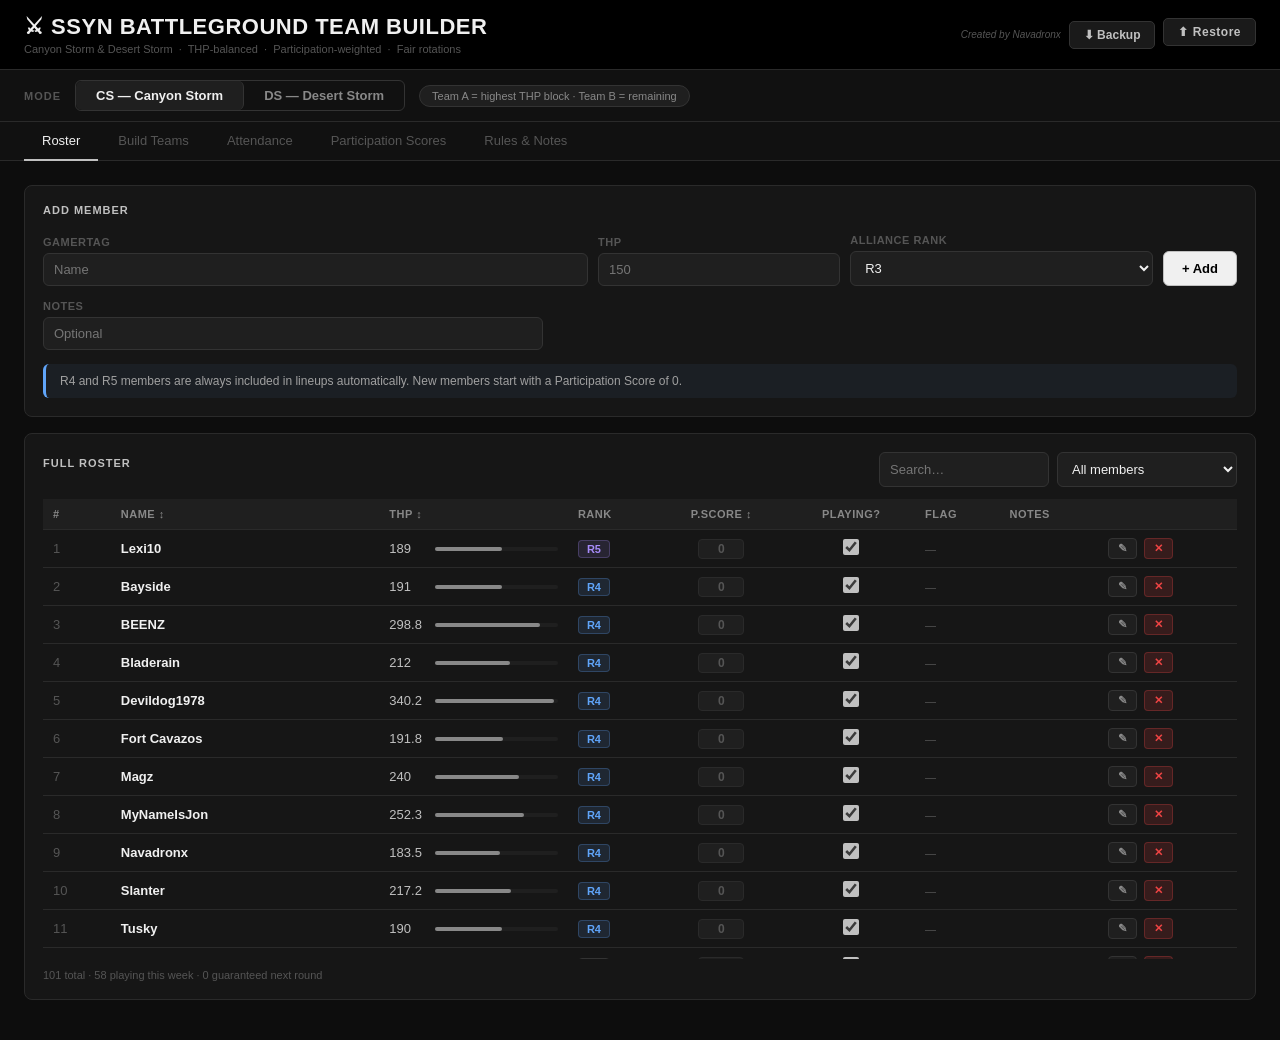
<file: index.html>
<!DOCTYPE html>
<html lang="en">
<head>
<meta charset="UTF-8">
<meta name="viewport" content="width=device-width, initial-scale=1.0">
<title>SSYN Battleground Team Builder</title>
<style>
/* ── RESET ── */
* { box-sizing: border-box; margin: 0; padding: 0; }
body { font-family: 'Segoe UI', Arial, sans-serif; background: #0d0d0d; color: #e0e0e0; font-size: 14px; min-height: 100vh; }

/* ── COLOUR TOKENS ── */
:root {
  --bg:        #0d0d0d;
  --surface:   #161616;
  --surface2:  #1f1f1f;
  --border:    #2a2a2a;
  --border2:   #333;
  --silver:    #c0c0c0;
  --silver2:   #888;
  --silver3:   #555;
  --white:     #f0f0f0;
  --accent:    #c0c0c0;
  --accent-dim:#444;
  --green:     #22c55e;
  --green-dim: #14532d;
  --red:       #ef4444;
  --red-dim:   #7f1d1d;
  --amber:     #f59e0b;
  --amber-dim: #78350f;
  --blue:      #60a5fa;
  --blue-dim:  #1e3a8a;
  --purple:    #a78bfa;
  --purple-dim:#4c1d95;
}

/* ── HEADER ── */
.app-header {
  background: #000;
  border-bottom: 1px solid var(--border);
  padding: 14px 24px;
  display: flex; align-items: center; justify-content: space-between; flex-wrap: wrap; gap: 10px;
}
.app-header h1 { font-size: 22px; font-weight: 700; color: var(--white); letter-spacing: 0.5px; }
.app-header .sub { font-size: 11px; color: var(--silver3); margin-top: 3px; }
.header-actions { display: flex; gap: 8px; align-items: center; flex-wrap: wrap; }
.credit { font-size: 10px; color: var(--silver3); font-style: italic; }
.btn-export { background: #1a1a1a; color: var(--silver); border: 1px solid var(--border2); padding: 6px 14px; border-radius: 5px; font-size: 12px; font-weight: 600; cursor: pointer; }
.btn-export:hover { background: var(--border2); color: var(--white); }
.btn-import-lbl { background: #1a1a1a; color: var(--silver); border: 1px solid var(--border2); padding: 6px 14px; border-radius: 5px; font-size: 12px; font-weight: 600; cursor: pointer; display: inline-block; text-transform: none; font-family: inherit; }
.btn-import-lbl:hover { background: var(--border2); color: var(--white); }
#importFile { display: none; }

/* ── MODE BAR ── */
.mode-bar {
  background: #111; border-bottom: 1px solid var(--border);
  padding: 10px 24px; display: flex; align-items: center; gap: 14px; flex-wrap: wrap;
}
.mode-label { font-size: 11px; font-weight: 700; color: var(--silver3); text-transform: uppercase; letter-spacing: 1px; }
.mode-toggle { display: flex; border: 1px solid var(--border2); border-radius: 6px; overflow: hidden; }
.mode-btn { padding: 7px 20px; font-size: 13px; font-weight: 600; cursor: pointer; border: none; background: transparent; color: var(--silver2); transition: all 0.15s; }
.mode-btn:hover { color: var(--white); }
.mode-btn.on-cs { background: var(--surface2); color: var(--white); border-right: 1px solid var(--border2); }
.mode-btn.on-ds { background: var(--surface2); color: var(--white); border-left: 1px solid var(--border2); }
.mode-pill { font-size: 11px; padding: 4px 12px; border-radius: 20px; border: 1px solid var(--border2); color: var(--silver2); background: var(--surface2); }

/* ── TABS ── */
.tabs { display: flex; padding: 0 24px; border-bottom: 1px solid var(--border); background: #111; gap: 2px; }
.tab { padding: 11px 18px; cursor: pointer; font-size: 13px; font-weight: 500; color: var(--silver3); border-bottom: 2px solid transparent; margin-bottom: -1px; transition: all 0.15s; }
.tab:hover { color: var(--silver); }
.tab.active { color: var(--white); border-bottom-color: var(--silver); }

/* ── PANELS ── */
.panel { display: none; padding: 24px; }
.panel.active { display: block; }

/* ── CARDS ── */
.card { background: var(--surface); border: 1px solid var(--border); border-radius: 8px; padding: 18px; margin-bottom: 16px; }
.card-title { font-size: 11px; font-weight: 700; color: var(--silver); text-transform: uppercase; letter-spacing: 1px; margin-bottom: 14px; }

/* ── GRIDS ── */
.g2 { display: grid; grid-template-columns: 1fr 1fr; gap: 16px; }
.g3 { display: grid; grid-template-columns: 1fr 1fr 1fr; gap: 12px; }
.g4 { display: grid; grid-template-columns: 1fr 1fr 1fr 1fr; gap: 12px; }

/* ── STATS ── */
.stat { background: var(--surface2); border: 1px solid var(--border); border-radius: 7px; padding: 14px; text-align: center; }
.stat-val { font-size: 22px; font-weight: 700; color: var(--white); }
.stat-lbl { font-size: 11px; color: var(--silver3); margin-top: 3px; }

/* ── TABLE ── */
table { width: 100%; border-collapse: collapse; font-size: 13px; }
th { background: var(--surface2); text-align: left; padding: 9px 10px; font-weight: 600; color: var(--silver2); font-size: 11px; text-transform: uppercase; letter-spacing: 0.5px; border-bottom: 1px solid var(--border); }
td { padding: 8px 10px; border-bottom: 1px solid var(--border); vertical-align: middle; color: var(--silver); }
tr:last-child td { border-bottom: none; }
tr:hover td { background: var(--surface2); }
.row-red td   { background: rgba(239,68,68,0.08) !important; }
.row-green td { background: rgba(34,197,94,0.08) !important; }
.row-guar td  { background: rgba(167,139,250,0.08) !important; }
.row-sub td   { opacity: 0.65; }

/* ── BADGES ── */
.badge { display: inline-block; padding: 2px 8px; border-radius: 4px; font-size: 11px; font-weight: 600; white-space: nowrap; border: 1px solid transparent; }
.b-silver  { background: #1f1f1f; color: var(--silver); border-color: var(--border2); }
.b-green   { background: rgba(34,197,94,0.15); color: var(--green); border-color: rgba(34,197,94,0.3); }
.b-red     { background: rgba(239,68,68,0.15); color: var(--red); border-color: rgba(239,68,68,0.3); }
.b-blue    { background: rgba(96,165,250,0.15); color: var(--blue); border-color: rgba(96,165,250,0.3); }
.b-purple  { background: rgba(167,139,250,0.15); color: var(--purple); border-color: rgba(167,139,250,0.3); }
.b-amber   { background: rgba(245,158,11,0.15); color: var(--amber); border-color: rgba(245,158,11,0.3); }
.b-yes     { background: rgba(34,197,94,0.12); color: var(--green); border-color: rgba(34,197,94,0.25); }
.b-no      { background: rgba(239,68,68,0.12); color: #f87171; border-color: rgba(239,68,68,0.25); }

/* ── RANK BADGES ── */
.rank-r4 { background: rgba(96,165,250,0.12); color: var(--blue); border: 1px solid rgba(96,165,250,0.25); }
.rank-r5 { background: rgba(167,139,250,0.12); color: var(--purple); border: 1px solid rgba(167,139,250,0.25); }
.rank-r3 { background: var(--surface2); color: var(--silver2); border: 1px solid var(--border2); }
.rank-r2 { background: rgba(245,158,11,0.12); color: var(--amber); border: 1px solid rgba(245,158,11,0.25); }

/* ── PARTICIPATION SCORE ── */
.pscore { display: inline-block; min-width: 46px; padding: 2px 8px; border-radius: 4px; font-size: 12px; font-weight: 700; text-align: center; border: 1px solid transparent; }
.pscore-high { background: rgba(34,197,94,0.15); color: var(--green); border-color: rgba(34,197,94,0.3); }
.pscore-mid  { background: rgba(245,158,11,0.15); color: var(--amber); border-color: rgba(245,158,11,0.3); }
.pscore-low  { background: rgba(239,68,68,0.15); color: var(--red); border-color: rgba(239,68,68,0.3); }
.pscore-zero { background: var(--surface2); color: var(--silver3); border-color: var(--border); }

/* ── BUTTONS ── */
button { padding: 9px 18px; border-radius: 6px; border: 1px solid transparent; cursor: pointer; font-size: 13px; font-weight: 600; transition: all 0.15s; }
.btn-p { background: var(--white); color: #000; border-color: var(--silver); }
.btn-p:hover { background: var(--silver); }
.btn-s { background: var(--surface2); color: var(--silver); border-color: var(--border2); }
.btn-s:hover { background: var(--border2); color: var(--white); }
.btn-x    { background: rgba(239,68,68,0.15); color: var(--red); font-size: 11px; padding: 3px 9px; border-radius: 4px; border: 1px solid rgba(239,68,68,0.25); cursor: pointer; }
.btn-x:hover { background: rgba(239,68,68,0.3); }
.btn-edit { background: var(--surface2); color: var(--silver2); font-size: 11px; padding: 3px 9px; border-radius: 4px; border: 1px solid var(--border2); cursor: pointer; margin-right: 4px; }
.btn-edit:hover { background: var(--border2); color: var(--white); }

/* ── FORM ── */
input[type=text], input[type=number], select {
  padding: 8px 10px; border-radius: 6px;
  border: 1px solid var(--border2);
  background: var(--surface2); color: var(--white);
  font-size: 13px; width: 100%;
}
input:focus, select:focus { outline: 1px solid var(--silver2); border-color: var(--silver2); }
select option { background: #1f1f1f; color: var(--white); }
label { font-size: 11px; font-weight: 600; color: var(--silver3); display: block; margin-bottom: 5px; text-transform: uppercase; letter-spacing: 0.5px; }

/* ── INFO BOXES ── */
.info   { background: rgba(96,165,250,0.06); border-left: 3px solid var(--blue); border-radius: 6px; padding: 10px 14px; font-size: 12px; color: #a0a0a0; margin-bottom: 14px; }
.warn   { background: rgba(245,158,11,0.06); border-left: 3px solid var(--amber); border-radius: 6px; padding: 10px 14px; font-size: 12px; color: #a0a0a0; margin-bottom: 14px; }
.cs-info { background: rgba(96,165,250,0.06); border-left: 3px solid var(--blue); border-radius: 6px; padding: 10px 14px; font-size: 12px; color: #a0a0a0; margin-bottom: 14px; }
.ds-info { background: rgba(34,197,94,0.06); border-left: 3px solid var(--green); border-radius: 6px; padding: 10px 14px; font-size: 12px; color: #a0a0a0; margin-bottom: 14px; }
.ps-info { background: rgba(167,139,250,0.06); border-left: 3px solid var(--purple); border-radius: 6px; padding: 10px 14px; font-size: 12px; color: #a0a0a0; margin-bottom: 14px; }

/* ── THP BAR ── */
.thpbar { display: flex; align-items: center; gap: 8px; }
.bar-bg { flex: 1; background: var(--surface2); border-radius: 3px; height: 4px; min-width: 50px; }
.bar-fill { height: 4px; border-radius: 3px; background: var(--silver2); }
.sbar-bg { flex: 1; background: var(--surface2); border-radius: 3px; height: 4px; min-width: 50px; }
.sbar-fill-pos { height: 4px; border-radius: 3px; background: var(--green); }
.sbar-fill-neg { height: 4px; border-radius: 3px; background: var(--red); }

/* ── LAYOUT ── */
.row-end { display: flex; justify-content: flex-end; gap: 8px; margin-top: 12px; }
.row-bet { display: flex; justify-content: space-between; align-items: center; margin-bottom: 12px; flex-wrap: wrap; gap: 8px; }
.chip { display: inline-flex; align-items: center; gap: 5px; background: var(--surface2); border: 1px solid var(--border2); border-radius: 20px; padding: 3px 10px; margin: 2px; font-size: 12px; color: var(--silver); }

/* ── SCROLL ── */
.sc { max-height: 460px; overflow-y: auto; }
.sc::-webkit-scrollbar { width: 5px; }
.sc::-webkit-scrollbar-track { background: var(--surface); }
.sc::-webkit-scrollbar-thumb { background: var(--border2); border-radius: 3px; }
.sth th { position: sticky; top: 0; z-index: 1; }

/* ── TEAM CARDS ── */
.tcard { background: var(--surface); border: 1px solid var(--border); border-radius: 8px; padding: 16px; }
.tcard-a { border-top: 2px solid var(--silver2); }
.tcard-b { border-top: 2px solid var(--silver3); }
.tha { font-size: 13px; font-weight: 700; color: var(--white); margin: 0 0 12px; padding-bottom: 8px; border-bottom: 1px solid var(--border); }
.thb { font-size: 13px; font-weight: 700; color: var(--silver2); margin: 0 0 12px; padding-bottom: 8px; border-bottom: 1px solid var(--border); }

/* ── DELTA ── */
.dp { color: var(--green); font-weight: 700; }
.dn { color: var(--red); font-weight: 700; }
.dz { color: var(--silver3); }

/* ── HISTORY DOTS ── */
.hist-dot { display: inline-block; width: 10px; height: 10px; border-radius: 50%; margin: 0 1px; }
.dot-start { background: var(--green); }
.dot-sub   { background: var(--blue); }
.dot-miss  { background: var(--red); }
.dot-abs   { background: var(--border2); }
.dot-left  { background: var(--purple); }
.dot-exc   { background: var(--amber); }

/* ── DIVIDER ── */
.section-sep { border: none; border-top: 1px solid var(--border); margin: 16px 0; }

/* ── TOAST ── */
.toast { position: fixed; bottom: 20px; right: 20px; background: var(--white); color: #000; padding: 10px 18px; border-radius: 6px; font-size: 13px; font-weight: 600; z-index: 9999; opacity: 0; transition: opacity 0.3s; pointer-events: none; }
.toast.show { opacity: 1; }

/* ── NOTES TABLE ── */
.notes-table td:first-child { color: var(--silver); font-weight: 700; width: 24px; padding-right: 12px; }
.notes-table td { border-bottom: 1px solid var(--border); padding: 9px 10px; color: #b0b0b0; }
.notes-table tr:last-child td { border-bottom: none; }

/* ── CHECKBOX ── */
input[type=checkbox] { accent-color: var(--silver); width: 16px; height: 16px; cursor: pointer; }

/* ── LINEUP EDITOR ROW ── */
.le-row { display: flex; align-items: center; gap: 12px; margin-bottom: 6px; padding: 7px 10px; border-radius: 6px; border: 1px solid var(--border); background: var(--surface2); }

@media(max-width:700px){ .g2,.g3,.g4{ grid-template-columns:1fr; } }
</style>
</head>
<body>

<!-- HEADER -->
<div class="app-header">
  <div>
    <h1>⚔ SSYN BATTLEGROUND TEAM BUILDER</h1>
    <div class="sub">Canyon Storm &amp; Desert Storm &nbsp;·&nbsp; THP-balanced &nbsp;·&nbsp; Participation-weighted &nbsp;·&nbsp; Fair rotations</div>
  </div>
  <div class="header-actions">
    <span class="credit">Created by Navadronx</span>
    <button class="btn-export" onclick="exportJSON()">⬇ Backup</button>
    <label class="btn-import-lbl" for="importFile">⬆ Restore</label>
    <input type="file" id="importFile" accept=".json" onchange="importJSON(event)" />
  </div>
</div>

<!-- MODE BAR -->
<div class="mode-bar">
  <span class="mode-label">Mode</span>
  <div class="mode-toggle">
    <button class="mode-btn on-cs" id="btnCS" onclick="setMode('CS')">CS — Canyon Storm</button>
    <button class="mode-btn" id="btnDS" onclick="setMode('DS')">DS — Desert Storm</button>
  </div>
  <span class="mode-pill" id="modePill">Team A = highest THP block · Team B = remaining</span>
</div>

<!-- TABS -->
<div class="tabs">
  <div class="tab active" id="tab-btn-roster"   onclick="showTab('roster',this)">Roster</div>
  <div class="tab"        id="tab-btn-build"    onclick="showTab('build',this)">Build Teams</div>
  <div class="tab"        id="tab-btn-tracking" onclick="showTab('tracking',this)">Attendance</div>
  <div class="tab"        id="tab-btn-scores"   onclick="showTab('scores',this)">Participation Scores</div>
  <div class="tab"        id="tab-btn-notes"    onclick="showTab('notes',this)">Rules &amp; Notes</div>
</div>

<!-- ═══ ROSTER ═══ -->
<div id="tab-roster" class="panel active">
  <div class="card">
    <div class="card-title">Add Member</div>
    <div style="display:grid;grid-template-columns:1.8fr 0.8fr 1fr auto;gap:10px;align-items:end;margin-bottom:14px;">
      <div><label>Gamertag</label><input type="text" id="newName" placeholder="Name" /></div>
      <div><label>THP</label><input type="number" id="newThp" placeholder="150" /></div>
      <div><label>Alliance Rank</label>
        <select id="newRank">
          <option value="R4">R4</option><option value="R5">R5</option>
          <option value="R3" selected>R3</option><option value="R2">R2</option>
        </select>
      </div>
      <div><button class="btn-p" onclick="addPlayer()" style="margin-top:21px;">+ Add</button></div>
    </div>
    <div style="max-width:500px;"><label>Notes</label><input type="text" id="newNotes" placeholder="Optional" /></div>
    <div class="info" style="margin-top:14px;margin-bottom:0;">R4 and R5 members are always included in lineups automatically. New members start with a Participation Score of 0.</div>
  </div>

  <div class="card">
    <div class="row-bet">
      <div class="card-title">Full Roster</div>
      <div style="display:flex;gap:8px;flex-wrap:wrap;">
        <input type="text" style="width:170px;" id="rosterSearch" placeholder="Search…" oninput="renderRoster()" />
        <select id="rosterFilter" style="width:180px;" onchange="renderRoster()">
          <option value="">All members</option>
          <option value="Y">Playing this week ✓</option>
          <option value="N">Not playing</option>
          <option value="guaranteed">Guaranteed next round</option>
        </select>
      </div>
    </div>
    <div class="sc sth">
      <table>
        <thead><tr>
          <th>#</th>
          <th onclick="sortRoster('name')" style="cursor:pointer;">Name ↕</th>
          <th onclick="sortRoster('thp')" style="cursor:pointer;">THP ↕</th>
          <th>Rank</th>
          <th onclick="sortRoster('score')" style="cursor:pointer;text-align:center;">P.Score ↕</th>
          <th style="text-align:center;">Playing?</th>
          <th>Flag</th>
          <th>Notes</th>
          <th></th>
        </tr></thead>
        <tbody id="rosterBody"></tbody>
      </table>
    </div>
    <div style="margin-top:10px;font-size:11px;color:var(--silver3);" id="rosterCount"></div>
  </div>

  <!-- EDIT MODAL -->
  <div id="editModal" class="card" style="display:none;border:1px solid var(--silver3);max-width:520px;">
    <div class="card-title">Edit Member</div>
    <input type="hidden" id="editOrigName" />
    <div class="g2" style="margin-bottom:12px;">
      <div><label>Name</label><input type="text" id="editName" /></div>
      <div><label>THP</label><input type="number" id="editThp" /></div>
    </div>
    <div style="margin-bottom:12px;">
      <label>Alliance Rank</label>
      <select id="editRank" style="max-width:200px;">
        <option value="R4">R4</option><option value="R5">R5</option>
        <option value="R3">R3</option><option value="R2">R2</option>
      </select>
    </div>
    <div style="margin-bottom:14px;"><label>Notes</label><input type="text" id="editNotes" /></div>
    <div class="row-end">
      <button class="btn-p" onclick="saveEdit()">Save Changes</button>
      <button class="btn-s" onclick="closeEdit()">Cancel</button>
    </div>
  </div>
</div>

<!-- ═══ BUILD TEAMS ═══ -->
<div id="tab-build" class="panel">
  <div id="settingsCS" class="card">
    <div class="card-title">Canyon Storm (CS) — Settings</div>
    <div class="cs-info"><strong>CS:</strong> Team A takes the top (starters + subs) block sorted by THP — the strongest possible lineup. Team B gets the next block. If signups are short, the tool auto-fills with the strongest non-registered players.</div>
    <div class="g4">
      <div><label>Team A Starters</label><input type="number" id="cs_sA" value="20" min="1" /></div>
      <div><label>Team A Subs</label><input type="number" id="cs_subA" value="10" min="0" /></div>
      <div><label>Team B Starters</label><input type="number" id="cs_sB" value="20" min="1" /></div>
      <div><label>Team B Subs</label><input type="number" id="cs_subB" value="10" min="0" /></div>
    </div>
  </div>
  <div id="settingsDS" class="card" style="display:none;">
    <div class="card-title">Desert Storm (DS) — Settings</div>
    <div class="ds-info"><strong>DS:</strong> After R4/R5 are locked in, remaining registered players are ordered by Participation Score. THP is used only to balance teams after placement. If signups are short, the strongest non-registered players fill in.</div>
    <div class="g4">
      <div><label>Starters per Team</label><input type="number" id="ds_s" value="20" min="1" /></div>
      <div><label>Subs per Team</label><input type="number" id="ds_sub" value="10" min="0" /></div>
      <div></div><div></div>
    </div>
  </div>
  <div class="card">
    <div class="warn" style="margin-bottom:0;"><strong>Auto-handled:</strong> R4 and R5 always start · Guaranteed players jump the queue · Left-out players auto-flagged as Guaranteed · P.Score influences DS draw order.</div>
    <div class="row-end">
      <button class="btn-p" onclick="buildTeams()">⚡ Generate Teams</button>
      <button class="btn-s" onclick="clearTeams()">Clear</button>
    </div>
  </div>

  <div id="teamOutput" style="display:none;">
    <div class="g4" style="margin-bottom:16px;">
      <div class="stat"><div class="stat-val" id="thpA">—</div><div class="stat-lbl">Team A THP</div></div>
      <div class="stat"><div class="stat-val" id="thpB">—</div><div class="stat-lbl">Team B THP</div></div>
      <div class="stat" id="diffStat"><div class="stat-val" id="thpDiff">—</div><div class="stat-lbl">Difference</div></div>
      <div class="stat"><div class="stat-val" id="totalPlaced">—</div><div class="stat-lbl">Placed</div></div>
    </div>
    <div id="lowWarn" class="warn" style="display:none;">⚠ <strong>Low signups</strong> — gaps filled with strongest available non-registered players.</div>
    <div class="card" style="margin-bottom:16px;">
      <div class="card-title">Left Out → Auto-Guaranteed Next Round</div>
      <div id="leftoverList"><span style="color:var(--silver3);font-size:12px;">Everyone placed!</span></div>
    </div>
    <div class="g2">
      <div class="tcard tcard-a">
        <div class="tha" id="hdrA">Team A</div>
        <table><thead><tr><th>#</th><th>Name</th><th>THP</th><th>P.Score</th><th>Role</th></tr></thead>
        <tbody id="bodyA"></tbody></table>
      </div>
      <div class="tcard tcard-b">
        <div class="thb" id="hdrB">Team B</div>
        <table><thead><tr><th>#</th><th>Name</th><th>THP</th><th>P.Score</th><th>Role</th></tr></thead>
        <tbody id="bodyB"></tbody></table>
      </div>
    </div>
    <div class="row-end" style="margin-top:14px;">
      <button class="btn-s" onclick="openLineupEditor()">✎ Edit Lineup</button>
    </div>
  </div>

  <!-- LINEUP EDITOR -->
  <div id="lineupEditor" class="card" style="display:none;border:1px solid var(--silver3);margin-top:0;">
    <div class="row-bet">
      <div class="card-title">Edit Lineup — Last-Minute Changes</div>
      <button class="btn-s" style="font-size:12px;padding:5px 12px;" onclick="closeLineupEditor()">✕ Close</button>
    </div>
    <div class="info">Change any player's slot or remove them. Use the section below to add a late signup.</div>
    <div id="lineupEditorRows" style="max-height:440px;overflow-y:auto;"></div>
    <hr class="section-sep">
    <div class="card-title">Add Late Signup</div>
    <div style="display:flex;gap:10px;align-items:end;flex-wrap:wrap;">
      <div style="flex:1;min-width:200px;"><label>Player</label><select id="latePlayerSelect"></select></div>
      <div style="min-width:180px;"><label>Assign to</label>
        <select id="lateRoleSelect">
          <option value="Starter-A">Team A — Starter</option>
          <option value="Sub-A">Team A — Sub</option>
          <option value="Starter-B">Team B — Starter</option>
          <option value="Sub-B">Team B — Sub</option>
        </select>
      </div>
      <button class="btn-p" onclick="addLatePlayer()">+ Add</button>
    </div>
  </div>
</div>

<!-- ═══ ATTENDANCE ═══ -->
<div id="tab-tracking" class="panel">
  <div class="card">
    <div class="row-bet">
      <div class="card-title">Post-Battle Attendance</div>
      <button class="btn-p" onclick="recordWeek()">+ Record This Week</button>
    </div>
    <div class="info">
      <span style="background:rgba(239,68,68,0.15);color:var(--red);padding:2px 8px;border-radius:4px;margin-right:6px;">Red = 2+ total misses</span>
      <span style="background:rgba(34,197,94,0.15);color:var(--green);padding:2px 8px;border-radius:4px;margin-right:6px;">Green = 0 misses last 3 weeks</span>
      <span style="background:rgba(167,139,250,0.15);color:var(--purple);padding:2px 8px;border-radius:4px;">Purple = Guaranteed next round</span><br/>
      <span style="margin-top:6px;display:block;">Delta = Starts − Subs. Anyone ≤ −2 should be promoted to Starter.</span>
    </div>
    <div class="sc sth">
      <table>
        <thead><tr>
          <th>Name</th><th>THP</th><th>Rank</th><th>Starts</th><th>Subs</th><th>Misses</th><th>Delta</th><th>P.Score</th><th>Last 6 Weeks</th><th>Action</th>
        </tr></thead>
        <tbody id="attendBody"></tbody>
      </table>
    </div>
  </div>
  <div id="weekModal" class="card" style="display:none;border:1px solid var(--silver3);">
    <div class="card-title">Record Post-Battle Attendance</div>
    <p style="font-size:12px;color:var(--silver3);margin-bottom:10px;">Roles are pre-filled from the last lineup. Mark who attended and who didn't. Non-registered players default to Not Applicable.</p>
    <div id="weekForm" style="max-height:440px;overflow-y:auto;padding-right:4px;"></div>
    <div class="row-end">
      <button class="btn-p" id="weekSaveBtn" onclick="saveWeek()">Save Attendance</button>
      <button class="btn-s" onclick="document.getElementById('weekModal').style.display='none'">Cancel</button>
    </div>
  </div>
</div>

<!-- ═══ PARTICIPATION SCORES ═══ -->
<div id="tab-scores" class="panel">
  <div class="card">
    <div class="card-title">Participation Score Leaderboard</div>
    <div class="ps-info">
      <strong>Scoring (12-week rolling window):</strong>&nbsp;
      <strong style="color:var(--green);">+2</strong> Attended as Starter &nbsp;·&nbsp;
      <strong style="color:var(--green);">+2</strong> Attended as Sub &nbsp;·&nbsp;
      <strong style="color:var(--green);">+1</strong> Signed up but Left Out &nbsp;·&nbsp;
      <strong style="color:var(--red);">−3</strong> Signed up &amp; no-showed &nbsp;·&nbsp;
      <strong style="color:var(--silver3);">0</strong> Excused &nbsp;·&nbsp;
      <strong style="color:var(--silver3);">0</strong> Did not sign up
    </div>
    <div class="sc sth">
      <table>
        <thead><tr>
          <th>#</th><th>Name</th><th>Rank</th><th>THP</th>
          <th>P.Score (12w)</th><th>Score Bar</th><th>Weeks Active</th><th>Last 12 Weeks</th>
        </tr></thead>
        <tbody id="scoresBody"></tbody>
      </table>
    </div>
  </div>
</div>

<!-- ═══ RULES & NOTES ═══ -->
<div id="tab-notes" class="panel">
  <div class="g2">
    <div class="card">
      <div class="card-title" style="color:var(--blue);">CS — Canyon Storm</div>
      <table class="notes-table">
        <tr><td>1</td><td>Team A = strongest (starters + subs) by THP. Team B = remaining.</td></tr>
        <tr><td>2</td><td>Low signups? Auto-fills with strongest non-registered players.</td></tr>
        <tr><td>3</td><td>R4 and R5 members always included automatically.</td></tr>
        <tr><td>4</td><td>Assign roster 24 hours before. Send mail — no DMs.</td></tr>
      </table>
    </div>
    <div class="card">
      <div class="card-title" style="color:var(--green);">DS — Desert Storm</div>
      <table class="notes-table">
        <tr><td>1</td><td>Draw order is by Participation Score — most consistent players first. THP balances teams after.</td></tr>
        <tr><td>2</td><td>R4 and R5 members always included automatically.</td></tr>
        <tr><td>3</td><td>Try not to have someone miss both CS and DS the same week.</td></tr>
        <tr><td>4</td><td>Assign roster 24 hours before. Send mail — no DMs.</td></tr>
      </table>
    </div>
  </div>
  <div class="card">
    <div class="card-title">Universal Rules</div>
    <table class="notes-table">
      <tr><td>★</td><td>Left-out players are auto-guaranteed next round — tracked automatically.</td></tr>
      <tr><td>★</td><td>Subs with Delta ≤ −2 should be promoted to starters.</td></tr>
      <tr><td>★</td><td>Registration (the checkbox) is the #1 deciding factor each week. Rank + THP + P.Score determine priority after that.</td></tr>
      <tr><td>★</td><td>Participation Scores are fully visible — complete transparency.</td></tr>
    </table>
  </div>
  <div class="card" style="border-left:2px solid var(--purple);">
    <div class="card-title" style="color:var(--purple);">Participation Score Key</div>
    <table class="notes-table">
      <tr><td style="color:var(--green);">+2</td><td>Attended as Starter</td></tr>
      <tr><td style="color:var(--green);">+2</td><td>Attended as Sub — showing up counts the same regardless of role</td></tr>
      <tr><td style="color:var(--green);">+1</td><td>Signed up but left out (not their fault)</td></tr>
      <tr><td style="color:var(--red);">−3</td><td>Signed up but no-showed — only applies if they were in the lineup</td></tr>
      <tr><td style="color:var(--silver3);">0</td><td>Excused absence — life happens, no penalty</td></tr>
      <tr><td style="color:var(--silver3);">0</td><td>Did not sign up — neutral</td></tr>
    </table>
    <p style="font-size:11px;color:var(--silver3);margin-top:10px;">Only the last 12 weeks count. Older activity falls off automatically.</p>
  </div>
  <div class="card">
    <div class="card-title">Priority Order</div>
    <table class="notes-table">
      <tr><td><span class="badge rank-r4">R4 / R5</span></td><td>Always included — no draw needed.</td></tr>
      <tr><td><span class="badge b-purple">Guaranteed</span></td><td>Left out last round — drawn before everyone else.</td></tr>
      <tr><td><span class="badge b-yes">Registered ✓</span></td><td>Signed up — ordered by P.Score (DS) or THP (CS).</td></tr>
      <tr><td><span class="badge b-no">Not Registered</span></td><td>Skipped unless filling a gap — strongest first.</td></tr>
    </table>
  </div>
  <div style="text-align:center;padding:12px;color:var(--silver3);font-size:11px;font-style:italic;">
    Created by Navadronx · SSYN Alliance
  </div>
</div>

<!-- TOAST -->
<div class="toast" id="toast"></div>

<script>
// ═══════════════════════════════════════════
// CONSTANTS & STATE
// ═══════════════════════════════════════════
const STORAGE_KEY  = 'ssyn_roster_v6';
const DECAY_WEEKS  = 12;
const PS = { start:2, sub:2, leftout:1, miss:-3, excused:0, absent:0 };

let players    = [];
let lastLineup = {};
let mode       = 'CS';
let sortKey    = 'score';
let sortDir    = -1;

// ═══════════════════════════════════════════
// PARTICIPATION SCORE
// ═══════════════════════════════════════════
function calcScore(p) {
  return (p.history||[]).slice(-DECAY_WEEKS).reduce((sum,h) => {
    if (h==='start')   return sum + PS.start;
    if (h==='sub')     return sum + PS.sub;
    if (h==='leftout') return sum + PS.leftout;
    if (h==='miss')    return sum + PS.miss;
    return sum;
  }, 0);
}

function scoreBadge(score) {
  const cls = score > 6 ? 'pscore-high' : score > 0 ? 'pscore-mid' : score < 0 ? 'pscore-low' : 'pscore-zero';
  return `<span class="pscore ${cls}">${score>0?'+':''}${score}</span>`;
}

// ═══════════════════════════════════════════
// PERSISTENCE
// ═══════════════════════════════════════════
function save() {
  try { localStorage.setItem(STORAGE_KEY, JSON.stringify({players, lastLineup})); } catch(e){}
}

function load() {
  try {
    const d = localStorage.getItem(STORAGE_KEY);
    if (!d) return false;
    const parsed = JSON.parse(d);
    if (Array.isArray(parsed)) { players=parsed; lastLineup={}; }
    else { players=parsed.players||[]; lastLineup=parsed.lastLineup||{}; }
    return players.length > 0;
  } catch(e){ return false; }
}

function toast(msg) {
  const el = document.getElementById('toast');
  el.textContent = msg; el.classList.add('show');
  setTimeout(() => el.classList.remove('show'), 2500);
}

// ═══════════════════════════════════════════
// EXPORT / IMPORT
// ═══════════════════════════════════════════
function exportJSON() {
  const blob = new Blob([JSON.stringify({version:5, exported:new Date().toISOString(), players}, null, 2)], {type:'application/json'});
  const a = document.createElement('a');
  a.href = URL.createObjectURL(blob);
  a.download = 'SSYN_Backup_' + new Date().toISOString().slice(0,10) + '.json';
  a.click(); toast('Backup downloaded!');
}

function importJSON(e) {
  const file = e.target.files[0]; if (!file) return;
  const reader = new FileReader();
  reader.onload = ev => {
    try {
      const raw = JSON.parse(ev.target.result);
      const imported = Array.isArray(raw) ? raw : (raw.players||[]);
      if (!Array.isArray(imported)) throw new Error();
      if (!confirm(`Import ${imported.length} players? This replaces the current roster.`)) return;
      players = imported.map(p => ({
        name:p.name||'', thp:p.thp||150, rank:p.rank||'R3',
        registered:p.registered||'N', flag:p.flag||'', notes:p.notes||'',
        starts:p.starts||0, subs:p.subs||0, misses:p.misses||0, history:p.history||[]
      }));
      save(); renderRoster(); renderScores(); toast(`Imported ${players.length} players!`);
    } catch { alert('Invalid backup file.'); }
  };
  reader.readAsText(file); e.target.value='';
}

// ═══════════════════════════════════════════
// MODE & TABS
// ═══════════════════════════════════════════
function setMode(m) {
  mode = m;
  document.getElementById('btnCS').className = 'mode-btn'+(m==='CS'?' on-cs':'');
  document.getElementById('btnDS').className = 'mode-btn'+(m==='DS'?' on-ds':'');
  document.getElementById('modePill').textContent = m==='CS'
    ? 'Team A = highest THP block · Team B = remaining'
    : 'Draw order by P.Score · THP balances after placement';
  document.getElementById('settingsCS').style.display = m==='CS'?'':'none';
  document.getElementById('settingsDS').style.display = m==='DS'?'':'none';
  clearTeams();
}

function showTab(id, el) {
  document.querySelectorAll('.tab').forEach(t => t.classList.remove('active'));
  document.querySelectorAll('.panel').forEach(p => { p.classList.remove('active'); });
  el.classList.add('active');
  const panel = document.getElementById('tab-'+id);
  if (panel) panel.classList.add('active');
  if (id==='tracking') renderAttend();
  if (id==='scores')   renderScores();
}

// ═══════════════════════════════════════════
// ROSTER
// ═══════════════════════════════════════════
function isAuto(p) { return p.rank==='R4'||p.rank==='R5'; }

function addPlayer() {
  const name  = document.getElementById('newName').value.trim();
  const thp   = parseFloat(document.getElementById('newThp').value)||150;
  const rank  = document.getElementById('newRank').value;
  const notes = document.getElementById('newNotes').value.trim();
  if (!name) { alert('Enter a name.'); return; }
  if (players.find(p=>p.name.toLowerCase()===name.toLowerCase())) { alert('Player already exists.'); return; }
  players.push({name,thp,rank,registered:'N',flag:'',notes,starts:0,subs:0,misses:0,history:[]});
  ['newName','newThp','newNotes'].forEach(id=>document.getElementById(id).value='');
  document.getElementById('newRank').value='R3';
  save(); renderRoster(); renderScores();
}

function removePlayer(name) {
  if (!confirm('Remove '+name+'?')) return;
  players = players.filter(p=>p.name!==name);
  save(); renderRoster(); renderScores();
}

function toggleRegistered(name, checked) {
  const p = players.find(x=>x.name===name); if(!p) return;
  p.registered = checked?'Y':'N'; save();
  const reg = players.filter(p=>p.registered==='Y').length;
  document.getElementById('rosterCount').textContent =
    `${players.length} total · ${reg} playing this week · ${players.filter(p=>p.flag==='guaranteed').length} guaranteed next round`;
}

function editPlayer(name) {
  const p = players.find(x=>x.name===name); if(!p) return;
  document.getElementById('editOrigName').value = name;
  document.getElementById('editName').value     = p.name;
  document.getElementById('editThp').value      = p.thp;
  document.getElementById('editRank').value     = p.rank||'R3';
  document.getElementById('editNotes').value    = p.notes||'';
  document.getElementById('editModal').style.display='';
  document.getElementById('editModal').scrollIntoView({behavior:'smooth',block:'nearest'});
}
function closeEdit() { document.getElementById('editModal').style.display='none'; }

function saveEdit() {
  const orig = document.getElementById('editOrigName').value;
  const p = players.find(x=>x.name===orig); if(!p) return;
  const newName = document.getElementById('editName').value.trim();
  if (!newName) { alert('Name cannot be empty.'); return; }
  if (newName!==orig && players.find(x=>x.name.toLowerCase()===newName.toLowerCase())) { alert('Name already exists.'); return; }
  p.name  = newName;
  p.thp   = parseFloat(document.getElementById('editThp').value)||p.thp;
  p.rank  = document.getElementById('editRank').value;
  p.notes = document.getElementById('editNotes').value.trim();
  closeEdit(); save(); renderRoster(); renderScores(); toast('Player updated!');
}

function sortRoster(key) {
  if (sortKey===key) sortDir*=-1; else {sortKey=key;sortDir=-1;}
  renderRoster();
}

function rankBadge(r) {
  const m={R4:'rank-r4',R5:'rank-r5',R3:'rank-r3',R2:'rank-r2'};
  return `<span class="badge ${m[r]||'rank-r3'}">${r||'R3'}</span>`;
}
function flagBadge(f) {
  if (f==='guaranteed') return `<span class="badge b-purple" style="font-size:10px;">Guaranteed</span>`;
  return '<span style="color:var(--silver3);font-size:11px;">—</span>';
}

function renderRoster() {
  const search = (document.getElementById('rosterSearch').value||'').toLowerCase();
  const filter = document.getElementById('rosterFilter').value;
  let list = players.filter(p => {
    if (search && !p.name.toLowerCase().includes(search)) return false;
    if (!filter) return true;
    if (filter==='guaranteed') return p.flag==='guaranteed';
    return p.registered===filter;
  });
  list.sort((a,b)=>{
    if (sortKey==='name')  return sortDir*a.name.localeCompare(b.name);
    if (sortKey==='thp')   return sortDir*(b.thp-a.thp);
    if (sortKey==='score') return sortDir*(calcScore(b)-calcScore(a));
    return 0;
  });
  document.getElementById('rosterBody').innerHTML = list.map((p,i)=>{
    const score = calcScore(p);
    const rowCls = p.flag==='guaranteed'?'row-guar':'';
    return `<tr class="${rowCls}">
      <td style="color:var(--silver3);">${i+1}</td>
      <td><strong style="color:var(--white);">${p.name}</strong></td>
      <td><div class="thpbar"><span style="min-width:38px;color:var(--silver);">${p.thp}</span><div class="bar-bg"><div class="bar-fill" style="width:${Math.min(100,(p.thp/350)*100)}%"></div></div></div></td>
      <td>${rankBadge(p.rank||'R3')}</td>
      <td style="text-align:center;">${scoreBadge(score)}</td>
      <td style="text-align:center;"><input type="checkbox" ${p.registered==='Y'?'checked':''} onchange="toggleRegistered('${p.name.replace(/'/g,"\\'")}',this.checked)" /></td>
      <td>${flagBadge(p.flag||'')}</td>
      <td style="color:var(--silver3);font-size:12px;max-width:130px;overflow:hidden;text-overflow:ellipsis;white-space:nowrap;">${p.notes||''}</td>
      <td style="white-space:nowrap;">
        <button class="btn-edit" onclick="editPlayer('${p.name.replace(/'/g,"\\'")}')">✎</button>
        <button class="btn-x" onclick="removePlayer('${p.name.replace(/'/g,"\\'")}')">✕</button>
      </td>
    </tr>`;
  }).join('');
  const reg = players.filter(p=>p.registered==='Y').length;
  document.getElementById('rosterCount').textContent =
    `${players.length} total · ${reg} playing this week · ${players.filter(p=>p.flag==='guaranteed').length} guaranteed next round`;
}

// ═══════════════════════════════════════════
// PARTICIPATION SCORES TAB
// ═══════════════════════════════════════════
function renderScores() {
  const ranked = [...players].map(p=>({...p,_score:calcScore(p)})).sort((a,b)=>b._score-a._score);
  const maxScore = Math.max(1,...ranked.map(p=>Math.abs(p._score)));
  document.getElementById('scoresBody').innerHTML = ranked.map((p,i)=>{
    const history = (p.history||[]).slice(-DECAY_WEEKS);
    const weeksActive = history.filter(h=>h!=='absent').length;
    const barPct = Math.min(100,(Math.abs(p._score)/maxScore)*100);
    const dots = history.map(h=>{
      const cls = h==='start'?'dot-start':h==='sub'?'dot-sub':h==='miss'?'dot-miss':h==='leftout'?'dot-left':h==='excused'?'dot-exc':'dot-abs';
      const lbl = h==='start'?'Started':h==='sub'?'Sub':h==='miss'?'Missed':h==='leftout'?'Left out':h==='excused'?'Excused':'Absent';
      return `<span class="hist-dot ${cls}" title="${lbl}"></span>`;
    }).join('');
    return `<tr>
      <td style="color:var(--silver3);font-weight:700;">${i+1}</td>
      <td><strong style="color:var(--white);">${p.name}</strong></td>
      <td>${rankBadge(p.rank||'R3')}</td>
      <td style="color:var(--silver);">${p.thp}</td>
      <td style="text-align:center;">${scoreBadge(p._score)}</td>
      <td><div style="display:flex;align-items:center;gap:6px;"><div class="sbar-bg"><div class="${p._score>=0?'sbar-fill-pos':'sbar-fill-neg'}" style="width:${barPct}%"></div></div><span style="font-size:11px;color:var(--silver3);min-width:28px;">${p._score>0?'+':''}${p._score}</span></div></td>
      <td style="text-align:center;color:var(--silver2);">${weeksActive}</td>
      <td>${dots||'<span style="color:var(--silver3);font-size:11px;">No history</span>'}</td>
    </tr>`;
  }).join('');
}

// ═══════════════════════════════════════════
// LINEUP EDITOR
// ═══════════════════════════════════════════
function openLineupEditor() {
  renderLineupEditor();
  document.getElementById('lineupEditor').style.display='';
  document.getElementById('lineupEditor').scrollIntoView({behavior:'smooth',block:'start'});
}
function closeLineupEditor() { document.getElementById('lineupEditor').style.display='none'; }

function renderLineupEditor() {
  const roleOpts = [
    {val:'Starter-A',lbl:'Team A — Starter'},
    {val:'Sub-A',    lbl:'Team A — Sub'},
    {val:'Starter-B',lbl:'Team B — Starter'},
    {val:'Sub-B',    lbl:'Team B — Sub'},
    {val:'Leftover', lbl:'Left Out (Guaranteed)'},
    {val:'remove',   lbl:'Remove from lineup'},
  ];
  const order = {'Starter-A':0,'Sub-A':1,'Starter-B':2,'Sub-B':3,'Leftover':4};
  const entries = Object.entries(lastLineup).sort((a,b)=>(order[a[1]]??9)-(order[b[1]]??9)||a[0].localeCompare(b[0]));

  document.getElementById('lineupEditorRows').innerHTML = entries.map(([name,role])=>{
    const p = players.find(x=>x.name===name);
    const opts = roleOpts.map(o=>`<option value="${o.val}" ${role===o.val?'selected':''}>${o.lbl}</option>`).join('');
    return `<div class="le-row">
      <span style="min-width:180px;font-weight:500;color:var(--white);">${name}</span>
      <span style="font-size:12px;color:var(--silver3);min-width:40px;">${p?p.thp:'?'}</span>
      <span style="min-width:50px;">${p?scoreBadge(calcScore(p)):''}</span>
      <select onchange="changePlayerRole('${name.replace(/'/g,"\\'")}',this.value)" style="width:190px;font-size:12px;">${opts}</select>
    </div>`;
  }).join('') || '<p style="color:var(--silver3);font-size:13px;">No lineup generated yet.</p>';

  const inLineup = new Set(Object.keys(lastLineup));
  const avail = players.filter(p=>!inLineup.has(p.name)).sort((a,b)=>b.thp-a.thp);
  document.getElementById('latePlayerSelect').innerHTML = avail.length
    ? avail.map(p=>`<option value="${p.name}">${p.name} (${p.thp} THP · ${calcScore(p)>0?'+':''}${calcScore(p)}pts)</option>`).join('')
    : '<option value="">— None available —</option>';
}

function changePlayerRole(name, newRole) {
  if (newRole==='remove') delete lastLineup[name]; else lastLineup[name]=newRole;
  refreshTeamDisplay(); renderLineupEditor(); save();
}

function addLatePlayer() {
  const name = document.getElementById('latePlayerSelect').value;
  const role = document.getElementById('lateRoleSelect').value;
  if (!name) { alert('No players available.'); return; }
  const p = players.find(x=>x.name===name);
  if (p) p.registered='Y';
  lastLineup[name]=role;
  refreshTeamDisplay(); renderLineupEditor(); renderRoster(); save();
  toast(`${name} added to lineup!`);
}

function refreshTeamDisplay() {
  const get = roleKey => Object.entries(lastLineup).filter(([,r])=>r===roleKey).map(([n])=>players.find(p=>p.name===n)).filter(Boolean);
  const startersA=get('Starter-A'), subsA=get('Sub-A'), startersB=get('Starter-B'), subsB=get('Sub-B'), leftover=get('Leftover');
  const thpA=startersA.reduce((s,p)=>s+p.thp,0), thpB=startersB.reduce((s,p)=>s+p.thp,0);
  document.getElementById('thpA').textContent=Math.round(thpA).toLocaleString();
  document.getElementById('thpB').textContent=Math.round(thpB).toLocaleString();
  const diff=Math.abs(thpA-thpB);
  document.getElementById('thpDiff').textContent=Math.round(diff).toLocaleString();
  document.getElementById('diffStat').style.background=diff<=300?'rgba(34,197,94,0.1)':diff<=700?'rgba(245,158,11,0.1)':'rgba(239,68,68,0.1)';
  document.getElementById('totalPlaced').textContent=startersA.length+subsA.length+startersB.length+subsB.length;
  document.getElementById('leftoverList').innerHTML=leftover.length===0
    ?'<span style="color:var(--silver3);font-size:12px;">Everyone placed!</span>'
    :leftover.map(p=>`<div class="chip">${p.name} <span style="color:var(--silver3);font-size:11px;">${p.thp} · ${calcScore(p)>0?'+':''}${calcScore(p)}pts</span></div>`).join('');
  const rows=(s,sb)=>[
    ...s.map((p,i)=>`<tr><td>${i+1}</td><td style="color:var(--white);">${p.name}</td><td>${p.thp}</td><td>${scoreBadge(calcScore(p))}</td><td><span class="badge b-green">Starter</span></td></tr>`),
    ...sb.map((p,i)=>`<tr class="row-sub"><td style="color:var(--silver3);">S${i+1}</td><td>${p.name}</td><td>${p.thp}</td><td>${scoreBadge(calcScore(p))}</td><td><span class="badge b-silver">Sub</span></td></tr>`)
  ].join('');
  document.getElementById('bodyA').innerHTML=rows(startersA,subsA);
  document.getElementById('bodyB').innerHTML=rows(startersB,subsB);
}

// ═══════════════════════════════════════════
// BUILD TEAMS
// ═══════════════════════════════════════════
function buildTeams() { mode==='CS'?buildCS():buildDS(); }

function buildCS() {
  const sA=parseInt(document.getElementById('cs_sA').value)||20;
  const subA=parseInt(document.getElementById('cs_subA').value)||10;
  const sB=parseInt(document.getElementById('cs_sB').value)||20;
  const subB=parseInt(document.getElementById('cs_subB').value)||10;
  const totalA=sA+subA, totalB=sB+subB;

  const autos    = players.filter(p=>isAuto(p));
  const rest     = players.filter(p=>!isAuto(p));
  const guar     = rest.filter(p=>p.flag==='guaranteed'&&p.registered==='Y');
  const sigY     = rest.filter(p=>p.registered==='Y'&&p.flag!=='guaranteed');
  const fallback = rest.filter(p=>p.registered!=='Y').sort((a,b)=>b.thp-a.thp||calcScore(b)-calcScore(a));

  const lowSignup=(autos.length+guar.length+sigY.length)<(sA+sB);
  const master=[...autos,...guar,...sigY,...fallback];
  const sorted=[...master].sort((a,b)=>b.thp-a.thp||calcScore(b)-calcScore(a));

  const slotA=sorted.slice(0,totalA), slotB=sorted.slice(totalA,totalA+totalB);
  const leftoverPlayers=sorted.slice(totalA+totalB);
  const teamA=slotA.slice(0,sA).map(p=>({...p,role:'Starter'}));
  const subAArr=slotA.slice(sA).map(p=>({...p,role:'Sub'}));
  const teamB=slotB.slice(0,sB).map(p=>({...p,role:'Starter'}));
  const subBArr=slotB.slice(sB).map(p=>({...p,role:'Sub'}));
  const thpA=teamA.reduce((s,p)=>s+p.thp,0), thpB=teamB.reduce((s,p)=>s+p.thp,0);

  renderResult({teamA,teamB,subA:subAArr,subB:subBArr,leftover:leftoverPlayers,thpA,thpB,lowSignup,
    hA:`Team A — Top ${totalA} THP (${sA} starters + ${subA} subs)`,
    hB:`Team B — Next ${totalB} (${sB} starters + ${subB} subs)`});
}

function buildDS() {
  const sEach=parseInt(document.getElementById('ds_s').value)||20;
  const sub=parseInt(document.getElementById('ds_sub').value)||10;
  const totalS=sEach*2, totalSub=sub*2;

  const autos    = players.filter(p=>isAuto(p));
  const rest     = players.filter(p=>!isAuto(p));
  const guar     = rest.filter(p=>p.flag==='guaranteed'&&p.registered==='Y');
  const byScore  = rest.filter(p=>p.registered==='Y'&&p.flag!=='guaranteed').sort((a,b)=>calcScore(b)-calcScore(a));
  const fallback = rest.filter(p=>p.registered!=='Y').sort((a,b)=>b.thp-a.thp||calcScore(b)-calcScore(a));

  const lowSignup=(autos.length+guar.length+byScore.length)<totalS;
  let sPool=[],subPool=[],leftover=[];
  const push=p=>{ if(sPool.length<totalS)sPool.push(p); else if(subPool.length<totalSub)subPool.push(p); else leftover.push(p); };
  autos.forEach(push); guar.forEach(push); byScore.forEach(push);
  if(sPool.length<totalS||subPool.length<totalSub) fallback.forEach(push);

  sPool.sort((a,b)=>b.thp-a.thp);
  let tA=[],tB=[],tAt=0,tBt=0;
  sPool.forEach(p=>{ if(tAt<=tBt){tA.push({...p,role:'Starter'});tAt+=p.thp;}else{tB.push({...p,role:'Starter'});tBt+=p.thp;} });
  subPool.sort((a,b)=>b.thp-a.thp);
  let sA=[],sB=[],sAt=0,sBt=0;
  subPool.forEach(p=>{ if(sAt<=sBt){sA.push({...p,role:'Sub'});sAt+=p.thp;}else{sB.push({...p,role:'Sub'});sBt+=p.thp;} });

  renderResult({teamA:tA,teamB:tB,subA:sA,subB:sB,leftover,thpA:tAt,thpB:tBt,lowSignup,hA:'Team A',hB:'Team B'});
}

function renderResult({teamA,teamB,subA,subB,leftover,thpA,thpB,lowSignup,hA,hB}) {
  leftover.forEach(p=>{ const pl=players.find(x=>x.name===p.name); if(pl) pl.flag='guaranteed'; });
  lastLineup={};
  teamA.forEach(p=>{lastLineup[p.name]='Starter-A';});
  subA.forEach(p =>{lastLineup[p.name]='Sub-A';});
  teamB.forEach(p=>{lastLineup[p.name]='Starter-B';});
  subB.forEach(p =>{lastLineup[p.name]='Sub-B';});
  leftover.forEach(p=>{lastLineup[p.name]='Leftover';});
  save(); renderRoster(); renderScores();

  document.getElementById('thpA').textContent=Math.round(thpA).toLocaleString();
  document.getElementById('thpB').textContent=Math.round(thpB).toLocaleString();
  const diff=Math.abs(thpA-thpB);
  document.getElementById('thpDiff').textContent=Math.round(diff).toLocaleString();
  document.getElementById('diffStat').style.background=diff<=300?'rgba(34,197,94,0.1)':diff<=700?'rgba(245,158,11,0.1)':'rgba(239,68,68,0.1)';
  document.getElementById('totalPlaced').textContent=teamA.length+teamB.length+subA.length+subB.length;
  document.getElementById('hdrA').textContent=hA; document.getElementById('hdrB').textContent=hB;
  document.getElementById('lowWarn').style.display=lowSignup?'':'none';
  document.getElementById('leftoverList').innerHTML=leftover.length===0
    ?'<span style="color:var(--silver3);font-size:12px;">Everyone placed!</span>'
    :leftover.map(p=>`<div class="chip">${p.name} <span style="color:var(--silver3);font-size:11px;">${p.thp} · ${calcScore(p)>0?'+':''}${calcScore(p)}pts</span></div>`).join('');

  const rows=(s,sb)=>[
    ...s.map((p,i) =>`<tr><td>${i+1}</td><td style="color:var(--white);">${p.name}</td><td>${p.thp}</td><td>${scoreBadge(calcScore(p))}</td><td><span class="badge b-green">Starter</span></td></tr>`),
    ...sb.map((p,i)=>`<tr class="row-sub"><td style="color:var(--silver3);">S${i+1}</td><td>${p.name}</td><td>${p.thp}</td><td>${scoreBadge(calcScore(p))}</td><td><span class="badge b-silver">Sub</span></td></tr>`)
  ].join('');
  document.getElementById('bodyA').innerHTML=rows(teamA,subA);
  document.getElementById('bodyB').innerHTML=rows(teamB,subB);
  document.getElementById('teamOutput').style.display='';
  document.getElementById('lineupEditor').style.display='none';
  toast('Teams generated!');
}

function clearTeams() {
  document.getElementById('teamOutput').style.display='none';
  document.getElementById('lineupEditor').style.display='none';
}

// ═══════════════════════════════════════════
// ATTENDANCE
// ═══════════════════════════════════════════
function renderAttend() {
  const active=[...players].sort((a,b)=>calcScore(b)-calcScore(a));
  document.getElementById('attendBody').innerHTML=active.map(p=>{
    const score=calcScore(p), delta=(p.starts||0)-(p.subs||0), tm=p.misses||0;
    const m3=(p.history||[]).slice(-3).filter(h=>h==='miss').length;
    const rowCls=tm>=2?'row-red':m3===0&&(p.history||[]).length>=3?'row-green':p.flag==='guaranteed'?'row-guar':'';
    const dCls=delta<-2?'dn':delta>0?'dp':'dz';
    const action=delta<=-2?`<span class="badge b-purple" style="font-size:11px;">→ Promote</span>`:'';
    const dots=(p.history||[]).slice(-6).map(h=>{
      const cls=h==='start'?'dot-start':h==='sub'?'dot-sub':h==='miss'?'dot-miss':h==='leftout'?'dot-left':h==='excused'?'dot-exc':'dot-abs';
      return `<span class="hist-dot ${cls}" title="${h}"></span>`;
    }).join('');
    return `<tr class="${rowCls}">
      <td><strong style="color:var(--white);">${p.name}</strong></td>
      <td>${p.thp}</td><td>${rankBadge(p.rank||'R3')}</td>
      <td>${p.starts||0}</td><td>${p.subs||0}</td>
      <td><strong style="color:${tm>=2?'var(--red)':'var(--silver)'}">${tm}</strong></td>
      <td class="${dCls}">${delta>=0?'+':''}${delta}</td>
      <td style="text-align:center;">${scoreBadge(score)}</td>
      <td>${dots}</td><td>${action}</td>
    </tr>`;
  }).join('');
}

function recordWeek() {
  const active=players.filter(p=>p.registered!=='Z');
  const hasLineup=Object.keys(lastLineup).length>0;
  const isStarter=r=>r==='Starter-A'||r==='Starter-B'||r==='Starter';
  const isSub    =r=>r==='Sub-A'||r==='Sub-B'||r==='Sub';

  const starters =active.filter(p=>isStarter(lastLineup[p.name]));
  const subs     =active.filter(p=>isSub(lastLineup[p.name]));
  const leftovers=active.filter(p=>lastLineup[p.name]==='Leftover');
  const unknown  =active.filter(p=>!lastLineup[p.name]);

  const roleRow=(p,autoSkip=false)=>{
    const role=lastLineup[p.name];
    const rl=role?`<span class="badge ${isStarter(role)?'b-green':isSub(role)?'b-silver':'b-purple'}" style="min-width:56px;text-align:center;">${isStarter(role)?'Starter':isSub(role)?'Sub':'Left Out'}</span>`
                 :`<span class="badge b-silver" style="min-width:56px;text-align:center;">—</span>`;
    return `<div style="display:flex;align-items:center;gap:10px;margin-bottom:6px;padding:7px 10px;border-radius:6px;background:var(--surface2);border:1px solid var(--border);opacity:${autoSkip?'0.6':'1'};">
      <span style="min-width:175px;font-weight:500;color:${autoSkip?'var(--silver3)':'var(--white)'};">${p.name}</span>
      ${rl}
      <span style="min-width:50px;">${scoreBadge(calcScore(p))}</span>
      <select id="wk_${p.name.replace(/\W/g,'_')}" style="width:190px;font-size:12px;">
        <option value="attended" ${!autoSkip?'selected':''}>✓ Attended</option>
        <option value="miss">✗ No-show (penalised)</option>
        <option value="excused">○ Excused (no penalty)</option>
        <option value="skip" ${autoSkip?'selected':''}>— Not applicable</option>
      </select>
    </div>`;
  };

  let html='';
  if (!hasLineup) {
    html=`<div class="warn">No lineup generated yet. Generate teams first, then record attendance.</div>`;
  } else {
    if (starters.length)  html+=`<div style="font-size:11px;font-weight:700;color:var(--green);text-transform:uppercase;letter-spacing:1px;margin:10px 0 6px;">Starters (${starters.length})</div>`+starters.map(p=>roleRow(p)).join('');
    if (subs.length)      html+=`<div style="font-size:11px;font-weight:700;color:var(--blue);text-transform:uppercase;letter-spacing:1px;margin:10px 0 6px;">Subs (${subs.length})</div>`+subs.map(p=>roleRow(p)).join('');
    if (leftovers.length) html+=`<div style="font-size:11px;font-weight:700;color:var(--purple);text-transform:uppercase;letter-spacing:1px;margin:10px 0 6px;">Left Out (${leftovers.length})</div>`+leftovers.map(p=>roleRow(p)).join('');
    if (unknown.length)   html+=`<div style="font-size:11px;font-weight:700;color:var(--silver3);text-transform:uppercase;letter-spacing:1px;margin:10px 0 6px;">Not in lineup — defaulted to Not Applicable</div>`+unknown.map(p=>roleRow(p,true)).join('');
  }
  document.getElementById('weekForm').innerHTML=html;
  document.getElementById('weekSaveBtn').style.display=hasLineup?'':'none';
  document.getElementById('weekModal').style.display='';
}

function saveWeek() {
  const active=players.filter(p=>p.registered!=='Z');
  const isStarter=r=>r==='Starter-A'||r==='Starter-B'||r==='Starter';
  const isSub    =r=>r==='Sub-A'||r==='Sub-B'||r==='Sub';

  active.forEach(p=>{
    const sel=document.getElementById('wk_'+p.name.replace(/\W/g,'_'));
    if(!sel) return;
    const val=sel.value, role=lastLineup[p.name];
    if(!p.history) p.history=[];
    if (val==='skip')    { p.history.push('absent');  return; }
    if (val==='excused') { p.history.push('excused'); return; }
    if (val==='attended') {
      if (isStarter(role))      { p.history.push('start'); p.starts=(p.starts||0)+1; if(p.flag==='guaranteed')p.flag=''; }
      else if (isSub(role))     { p.history.push('sub');   p.subs=(p.subs||0)+1;     if(p.flag==='guaranteed')p.flag=''; }
      else if (role==='Leftover'){ p.history.push('sub');  p.subs=(p.subs||0)+1; }
      else                      { p.history.push('sub');   p.subs=(p.subs||0)+1; }
    } else if (val==='miss') {
      if (role&&role!=='Leftover') { p.history.push('miss'); p.misses=(p.misses||0)+1; }
      else p.history.push('absent');
    }
  });

  // Left-out registered players get +1 (leftout)
  active.filter(p=>lastLineup[p.name]==='Leftover').forEach(p=>{
    const sel=document.getElementById('wk_'+p.name.replace(/\W/g,'_'));
    if(!sel||sel.value==='skip') {
      if(!p.history) p.history=[];
      const last=p.history[p.history.length-1];
      if (last==='absent') p.history[p.history.length-1]='leftout';
      else if (!sel) p.history.push('leftout');
    }
  });

  lastLineup={};
  document.getElementById('weekModal').style.display='none';
  document.getElementById('lineupEditor').style.display='none';
  save(); renderAttend(); renderScores(); toast('Attendance recorded!');
}


// ═══════════════════════════════════════════
// INIT
// ═══════════════════════════════════════════
const DEFAULT_ROSTER = [
    {name:'Lexi10',thp:189,rank:'R5',registered:'Y',flag:'',notes:'',starts:0,subs:0,misses:0,history:[]},
    {name:'Bayside',thp:191,rank:'R4',registered:'Y',flag:'',notes:'',starts:0,subs:0,misses:0,history:[]},
    {name:'BEENZ',thp:298.8,rank:'R4',registered:'Y',flag:'',notes:'',starts:0,subs:0,misses:0,history:[]},
    {name:'Bladerain',thp:212,rank:'R4',registered:'Y',flag:'',notes:'',starts:0,subs:0,misses:0,history:[]},
    {name:'Devildog1978',thp:340.2,rank:'R4',registered:'Y',flag:'',notes:'',starts:0,subs:0,misses:0,history:[]},
    {name:'Fort Cavazos',thp:191.8,rank:'R4',registered:'Y',flag:'',notes:'',starts:0,subs:0,misses:0,history:[]},
    {name:'Magz',thp:240,rank:'R4',registered:'Y',flag:'',notes:'',starts:0,subs:0,misses:0,history:[]},
    {name:'MyNameIsJon',thp:252.3,rank:'R4',registered:'Y',flag:'',notes:'',starts:0,subs:0,misses:0,history:[]},
    {name:'Navadronx',thp:183.5,rank:'R4',registered:'Y',flag:'',notes:'',starts:0,subs:0,misses:0,history:[]},
    {name:'Slanter',thp:217.2,rank:'R4',registered:'Y',flag:'',notes:'',starts:0,subs:0,misses:0,history:[]},
    {name:'Tusky',thp:190,rank:'R4',registered:'Y',flag:'',notes:'',starts:0,subs:0,misses:0,history:[]},
    {name:'A Lost Papa',thp:207.4,rank:'R3',registered:'Y',flag:'',notes:'',starts:0,subs:0,misses:0,history:[]},
    {name:'Admiral general SP3C',thp:150,rank:'R3',registered:'N',flag:'',notes:'',starts:0,subs:0,misses:0,history:[]},
    {name:'Alone',thp:176,rank:'R3',registered:'Y',flag:'',notes:'',starts:0,subs:0,misses:0,history:[]},
    {name:'Analog7',thp:217,rank:'R3',registered:'Y',flag:'',notes:'',starts:0,subs:0,misses:0,history:[]},
    {name:'Anonymous',thp:189.4,rank:'R3',registered:'N',flag:'',notes:'',starts:0,subs:0,misses:0,history:[]},
    {name:'Aria Nika',thp:150,rank:'R3',registered:'N',flag:'',notes:'',starts:0,subs:0,misses:0,history:[]},
    {name:'BALLSDEEPBOBBY',thp:178,rank:'R3',registered:'N',flag:'',notes:'',starts:0,subs:0,misses:0,history:[]},
    {name:'BaronVonSadist',thp:150,rank:'R3',registered:'N',flag:'',notes:'',starts:0,subs:0,misses:0,history:[]},
    {name:'BatRastard',thp:170.1,rank:'R3',registered:'N',flag:'',notes:'',starts:0,subs:0,misses:0,history:[]},
    {name:'bossygoogz da tyrant',thp:262.6,rank:'R3',registered:'N',flag:'',notes:'',starts:0,subs:0,misses:0,history:[]},
    {name:'Brandon',thp:167,rank:'R3',registered:'N',flag:'',notes:'',starts:0,subs:0,misses:0,history:[]},
    {name:'CICLOPE',thp:150,rank:'R3',registered:'N',flag:'',notes:'',starts:0,subs:0,misses:0,history:[]},
    {name:'CJ7777',thp:165.4,rank:'R3',registered:'Y',flag:'',notes:'',starts:0,subs:0,misses:0,history:[]},
    {name:'Commander 239d6614',thp:150,rank:'R3',registered:'N',flag:'',notes:'',starts:0,subs:0,misses:0,history:[]},
    {name:'Copezilla88',thp:150,rank:'R3',registered:'Y',flag:'',notes:'',starts:0,subs:0,misses:0,history:[]},
    {name:'CplSlutphin',thp:150,rank:'R3',registered:'N',flag:'',notes:'',starts:0,subs:0,misses:0,history:[]},
    {name:'CptBdDecisions',thp:159,rank:'R3',registered:'Y',flag:'',notes:'',starts:0,subs:0,misses:0,history:[]},
    {name:'DAPBOSS',thp:213,rank:'R3',registered:'Y',flag:'',notes:'',starts:0,subs:0,misses:0,history:[]},
    {name:'Demorrhoid',thp:240,rank:'R3',registered:'Y',flag:'',notes:'',starts:0,subs:0,misses:0,history:[]},
    {name:'Dfit11',thp:150,rank:'R3',registered:'Y',flag:'',notes:'',starts:0,subs:0,misses:0,history:[]},
    {name:'DirtyDova',thp:187,rank:'R3',registered:'Y',flag:'',notes:'',starts:0,subs:0,misses:0,history:[]},
    {name:'DoubleQuarter',thp:150,rank:'R3',registered:'N',flag:'',notes:'',starts:0,subs:0,misses:0,history:[]},
    {name:'Ebo',thp:225.8,rank:'R3',registered:'N',flag:'',notes:'',starts:0,subs:0,misses:0,history:[]},
    {name:'feetsNmeats',thp:161,rank:'R3',registered:'N',flag:'',notes:'',starts:0,subs:0,misses:0,history:[]},
    {name:'Gen Hannibal B',thp:156.2,rank:'R3',registered:'Y',flag:'',notes:'',starts:0,subs:0,misses:0,history:[]},
    {name:'General Pmac',thp:163,rank:'R3',registered:'Y',flag:'',notes:'',starts:0,subs:0,misses:0,history:[]},
    {name:'GXM 614',thp:277.3,rank:'R3',registered:'N',flag:'',notes:'',starts:0,subs:0,misses:0,history:[]},
    {name:'HAK93',thp:207.6,rank:'R3',registered:'N',flag:'',notes:'',starts:0,subs:0,misses:0,history:[]},
    {name:'hansaiman',thp:164,rank:'R3',registered:'N',flag:'',notes:'',starts:0,subs:0,misses:0,history:[]},
    {name:'Huckstress',thp:156.2,rank:'R3',registered:'Y',flag:'',notes:'',starts:0,subs:0,misses:0,history:[]},
    {name:'Impatient Aperture',thp:150,rank:'R3',registered:'N',flag:'',notes:'',starts:0,subs:0,misses:0,history:[]},
    {name:'iwricecakes',thp:150,rank:'R3',registered:'N',flag:'',notes:'',starts:0,subs:0,misses:0,history:[]},
    {name:'Judah888',thp:172.7,rank:'R3',registered:'N',flag:'',notes:'',starts:0,subs:0,misses:0,history:[]},
    {name:'KamiSamaBora',thp:159.7,rank:'R3',registered:'N',flag:'',notes:'',starts:0,subs:0,misses:0,history:[]},
    {name:'Kevin123455',thp:150,rank:'R3',registered:'Y',flag:'',notes:'',starts:0,subs:0,misses:0,history:[]},
    {name:'Kevoval',thp:178,rank:'R3',registered:'Y',flag:'',notes:'',starts:0,subs:0,misses:0,history:[]},
    {name:'Kilted Avenger',thp:150,rank:'R3',registered:'Y',flag:'',notes:'',starts:0,subs:0,misses:0,history:[]},
    {name:'Kong1EB7D614',thp:150,rank:'R3',registered:'Y',flag:'',notes:'',starts:0,subs:0,misses:0,history:[]},
    {name:'laraine',thp:178,rank:'R3',registered:'Y',flag:'',notes:'',starts:0,subs:0,misses:0,history:[]},
    {name:'Liquid Snake 00',thp:150,rank:'R3',registered:'Y',flag:'',notes:'',starts:0,subs:0,misses:0,history:[]},
    {name:'Lynch22',thp:150,rank:'R3',registered:'N',flag:'',notes:'',starts:0,subs:0,misses:0,history:[]},
    {name:'Marcelpiu1',thp:156,rank:'R3',registered:'Y',flag:'',notes:'',starts:0,subs:0,misses:0,history:[]},
    {name:'Marcus the great',thp:150,rank:'R3',registered:'Y',flag:'',notes:'',starts:0,subs:0,misses:0,history:[]},
    {name:'Mark Augustine',thp:158,rank:'R3',registered:'Y',flag:'',notes:'',starts:0,subs:0,misses:0,history:[]},
    {name:'Maverick 85',thp:166,rank:'R3',registered:'Y',flag:'',notes:'',starts:0,subs:0,misses:0,history:[]},
    {name:'MDH2',thp:186.6,rank:'R3',registered:'Y',flag:'',notes:'',starts:0,subs:0,misses:0,history:[]},
    {name:'mfkn perd',thp:210,rank:'R3',registered:'N',flag:'',notes:'',starts:0,subs:0,misses:0,history:[]},
    {name:'Miss Korea papa',thp:150,rank:'R3',registered:'Y',flag:'',notes:'',starts:0,subs:0,misses:0,history:[]},
    {name:'Njeshi',thp:194.5,rank:'R3',registered:'Y',flag:'',notes:'',starts:0,subs:0,misses:0,history:[]},
    {name:'NovemberOscarPapa',thp:197.1,rank:'R3',registered:'N',flag:'',notes:'',starts:0,subs:0,misses:0,history:[]},
    {name:'Nutdragger',thp:193,rank:'R3',registered:'Y',flag:'',notes:'',starts:0,subs:0,misses:0,history:[]},
    {name:'OhjAH',thp:154.5,rank:'R3',registered:'N',flag:'',notes:'',starts:0,subs:0,misses:0,history:[]},
    {name:'OverDose00',thp:161,rank:'R3',registered:'Y',flag:'',notes:'',starts:0,subs:0,misses:0,history:[]},
    {name:'Particlebane',thp:150,rank:'R3',registered:'N',flag:'',notes:'',starts:0,subs:0,misses:0,history:[]},
    {name:'payroll mike',thp:150,rank:'R3',registered:'Y',flag:'',notes:'',starts:0,subs:0,misses:0,history:[]},
    {name:'Pompzaddy',thp:150,rank:'R3',registered:'Y',flag:'',notes:'',starts:0,subs:0,misses:0,history:[]},
    {name:'pookie',thp:158,rank:'R3',registered:'Y',flag:'',notes:'',starts:0,subs:0,misses:0,history:[]},
    {name:'PROBB4U',thp:150,rank:'R3',registered:'N',flag:'',notes:'',starts:0,subs:0,misses:0,history:[]},
    {name:'ProPoints',thp:196.1,rank:'R3',registered:'Y',flag:'',notes:'',starts:0,subs:0,misses:0,history:[]},
    {name:'Rampage BB',thp:181,rank:'R3',registered:'N',flag:'',notes:'',starts:0,subs:0,misses:0,history:[]},
    {name:'raptor69',thp:205,rank:'R3',registered:'N',flag:'',notes:'',starts:0,subs:0,misses:0,history:[]},
    {name:'RodimusPrime26',thp:181.5,rank:'R3',registered:'Y',flag:'',notes:'',starts:0,subs:0,misses:0,history:[]},
    {name:'Roffer',thp:151,rank:'R3',registered:'Y',flag:'',notes:'',starts:0,subs:0,misses:0,history:[]},
    {name:'RompDaddy',thp:150,rank:'R3',registered:'Y',flag:'',notes:'',starts:0,subs:0,misses:0,history:[]},
    {name:'Sayomi',thp:219,rank:'R3',registered:'N',flag:'',notes:'',starts:0,subs:0,misses:0,history:[]},
    {name:'Serhan',thp:152,rank:'R3',registered:'Y',flag:'',notes:'',starts:0,subs:0,misses:0,history:[]},
    {name:'Shark Fam',thp:198.7,rank:'R3',registered:'Y',flag:'',notes:'',starts:0,subs:0,misses:0,history:[]},
    {name:'Swamprat1964',thp:196.8,rank:'R3',registered:'N',flag:'',notes:'',starts:0,subs:0,misses:0,history:[]},
    {name:'Tankzillah',thp:150,rank:'R3',registered:'Y',flag:'',notes:'',starts:0,subs:0,misses:0,history:[]},
    {name:'tequilamcknbrd',thp:150,rank:'R3',registered:'N',flag:'',notes:'',starts:0,subs:0,misses:0,history:[]},
    {name:'Tess Tickles978',thp:173,rank:'R3',registered:'Y',flag:'',notes:'',starts:0,subs:0,misses:0,history:[]},
    {name:'TfsJersey',thp:158.2,rank:'R3',registered:'Y',flag:'',notes:'',starts:0,subs:0,misses:0,history:[]},
    {name:'the MFKN BanaNanAna',thp:150,rank:'R3',registered:'N',flag:'',notes:'',starts:0,subs:0,misses:0,history:[]},
    {name:'THE MFKN RABBIT',thp:150,rank:'R3',registered:'N',flag:'',notes:'',starts:0,subs:0,misses:0,history:[]},
    {name:'tleachyy',thp:150,rank:'R3',registered:'N',flag:'',notes:'',starts:0,subs:0,misses:0,history:[]},
    {name:'TooBlurry',thp:150,rank:'R3',registered:'N',flag:'',notes:'',starts:0,subs:0,misses:0,history:[]},
    {name:'Trooky',thp:214.3,rank:'R3',registered:'Y',flag:'',notes:'',starts:0,subs:0,misses:0,history:[]},
    {name:'Turtle Duece',thp:150,rank:'R3',registered:'N',flag:'',notes:'',starts:0,subs:0,misses:0,history:[]},
    {name:'Vanilla',thp:191,rank:'R3',registered:'Y',flag:'',notes:'',starts:0,subs:0,misses:0,history:[]},
    {name:'VidKid',thp:184,rank:'R3',registered:'Y',flag:'',notes:'',starts:0,subs:0,misses:0,history:[]},
    {name:'Vitamin C',thp:160,rank:'R3',registered:'Y',flag:'',notes:'',starts:0,subs:0,misses:0,history:[]},
    {name:'VladL',thp:150,rank:'R3',registered:'Y',flag:'',notes:'',starts:0,subs:0,misses:0,history:[]},
    {name:'voodok',thp:183.8,rank:'R3',registered:'N',flag:'',notes:'',starts:0,subs:0,misses:0,history:[]},
    {name:'Wyattmfearp',thp:155,rank:'R3',registered:'N',flag:'',notes:'',starts:0,subs:0,misses:0,history:[]},
    {name:'Zeusdaddy',thp:150,rank:'R3',registered:'N',flag:'',notes:'',starts:0,subs:0,misses:0,history:[]},
    {name:'Elli 123456789',thp:188,rank:'R2',registered:'Y',flag:'',notes:'',starts:0,subs:0,misses:0,history:[]},
    {name:'EM1LY',thp:150,rank:'R2',registered:'N',flag:'',notes:'',starts:0,subs:0,misses:0,history:[]},
    {name:'kitty1949',thp:301,rank:'R3',registered:'Y',flag:'',notes:'',starts:0,subs:0,misses:0,history:[]},
    {name:'LootGoblin',thp:181,rank:'R3',registered:'N',flag:'',notes:'',starts:0,subs:0,misses:0,history:[]},
    {name:'BalSz',thp:150,rank:'R3',registered:'N',flag:'',notes:'',starts:0,subs:0,misses:0,history:[]},
];


const loaded = load();
if (!loaded || players.length === 0) {
  players = DEFAULT_ROSTER.map(p => ({...p}));
  save();
}
// Render all tabs on load so none are blank when first visited
renderRoster();
renderScores();
renderAttend();
</script>
</body>
</html>
</file>
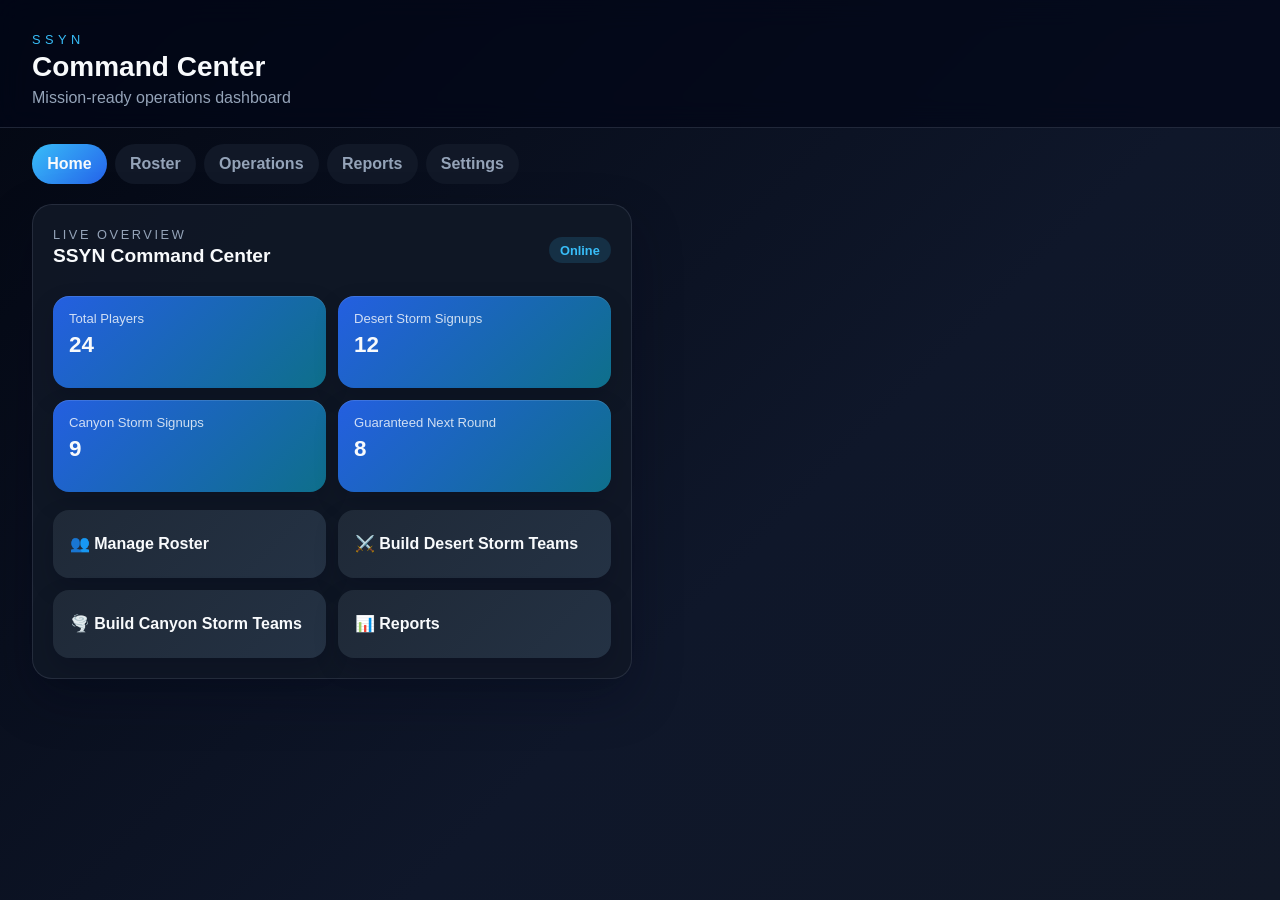
<file: v2/index.html>
<!DOCTYPE html>
<html lang="en">
  <head>
    <meta charset="UTF-8">
    <meta name="viewport" content="width=device-width, initial-scale=1.0">
    <title>SSYN Command Center</title>
    <link rel="stylesheet" href="styles.css">
    <script src="app.js" defer></script>
  </head>
  <body>
    <header class="site-header">
      <p class="eyebrow">SSYN</p>
      <h1>Command Center</h1>
      <p class="subtitle">Mission-ready operations dashboard</p>
    </header>

    <nav class="tab-nav" aria-label="Primary">
      <a class="tab is-active" href="#home-panel" data-view="home">Home</a>
      <a class="tab" href="#roster-panel" data-view="roster">Roster</a>
      <a class="tab" href="#operations-panel" data-view="operations">Operations</a>
      <a class="tab" href="#reports-panel" data-view="reports">Reports</a>
      <a class="tab" href="#settings-panel" data-view="settings">Settings</a>
    </nav>

    <main class="page-shell">
      <section class="panel is-active" id="home-panel" data-panel="home" aria-labelledby="home-title">
        <div class="dashboard">
          <div class="dashboard-header">
            <div>
              <p class="section-label">Live overview</p>
              <h2 id="home-title">SSYN Command Center</h2>
            </div>
            <span class="status-pill">Online</span>
          </div>

          <div class="stats-grid">
            <article class="stat-card">
              <span class="stat-label">Total Players</span>
              <strong class="stat-value">24</strong>
            </article>
            <article class="stat-card">
              <span class="stat-label">Desert Storm Signups</span>
              <strong class="stat-value">12</strong>
            </article>
            <article class="stat-card">
              <span class="stat-label">Canyon Storm Signups</span>
              <strong class="stat-value">9</strong>
            </article>
            <article class="stat-card">
              <span class="stat-label">Guaranteed Next Round</span>
              <strong class="stat-value">8</strong>
            </article>
          </div>

          <div class="actions-grid">
            <button class="action-btn" type="button">👥 Manage Roster</button>
            <button class="action-btn" type="button">⚔️ Build Desert Storm Teams</button>
            <button class="action-btn" type="button">🌪️ Build Canyon Storm Teams</button>
            <button class="action-btn" type="button">📊 Reports</button>
          </div>
        </div>
      </section>

      <section class="panel" id="roster-panel" data-panel="roster" aria-labelledby="roster-title">
        <h2 id="roster-title">Roster</h2>
        <p>Team members and availability will be listed here.</p>
      </section>

      <section class="panel" id="operations-panel" data-panel="operations" aria-labelledby="operations-title">
        <h2 id="operations-title">Operations</h2>
        <p>Current missions and action items will be tracked here.</p>
      </section>

      <section class="panel" id="reports-panel" data-panel="reports" aria-labelledby="reports-title">
        <h2 id="reports-title">Reports</h2>
        <p>Performance summaries and incident reports will be displayed here.</p>
      </section>

      <section class="panel" id="settings-panel" data-panel="settings" aria-labelledby="settings-title">
        <h2 id="settings-title">Settings</h2>
        <p>Preferences and system controls will be managed here.</p>
      </section>
    </main>
  </body>
</html>
</file>
<file: v2/styles.css>
:root {
  color-scheme: dark;
  --bg: #030712;
  --surface: #111827;
  --surface-strong: #1f2937;
  --text: #f8fafc;
  --muted: #94a3b8;
  --accent: #38bdf8;
  --accent-strong: #2563eb;
}

* {
  box-sizing: border-box;
}

body {
  margin: 0;
  min-height: 100vh;
  font-family: Inter, "Segoe UI", Roboto, Arial, sans-serif;
  background: linear-gradient(135deg, var(--bg), #0f172a 60%, #111827);
  color: var(--text);
}

.site-header {
  padding: 1.5rem 1.25rem 1rem;
  border-bottom: 1px solid rgba(148, 163, 184, 0.2);
  background: rgba(2, 6, 23, 0.7);
  backdrop-filter: blur(14px);
}

.eyebrow {
  margin: 0 0 0.25rem;
  font-size: 0.8rem;
  letter-spacing: 0.35em;
  text-transform: uppercase;
  color: var(--accent);
}

.site-header h1 {
  margin: 0;
  font-size: 1.75rem;
}

.subtitle {
  margin: 0.35rem 0 0;
  color: var(--muted);
}

.tab-nav {
  display: flex;
  gap: 0.5rem;
  padding: 0.75rem 1rem 0;
  overflow-x: auto;
}

.tab {
  display: inline-flex;
  align-items: center;
  justify-content: center;
  padding: 0.7rem 0.95rem;
  border-radius: 999px;
  text-decoration: none;
  color: var(--muted);
  background: var(--surface);
  font-weight: 600;
  white-space: nowrap;
}

.tab.is-active {
  background: linear-gradient(135deg, var(--accent), var(--accent-strong));
  color: var(--text);
}

.page-shell {
  display: grid;
  gap: 1rem;
  padding: 1rem;
}

.panel {
  display: none;
  padding: 1.25rem;
  border-radius: 1.25rem;
  background: rgba(17, 24, 39, 0.92);
  border: 1px solid rgba(148, 163, 184, 0.16);
  box-shadow: 0 20px 50px rgba(2, 6, 23, 0.3);
  min-height: 220px;
}

.panel.is-active {
  display: block;
}

.panel h2 {
  margin: 0 0 0.5rem;
  font-size: 1.2rem;
}

.panel p {
  margin: 0;
  color: var(--muted);
  line-height: 1.6;
}

.dashboard {
  display: flex;
  flex-direction: column;
  gap: 1.1rem;
}

.dashboard-header {
  display: flex;
  align-items: center;
  justify-content: space-between;
  gap: 0.75rem;
  padding-bottom: 0.2rem;
}

.section-label {
  margin: 0 0 0.25rem;
  color: var(--accent);
  font-size: 0.8rem;
  letter-spacing: 0.2em;
  text-transform: uppercase;
}

.status-pill {
  display: inline-flex;
  align-items: center;
  justify-content: center;
  padding: 0.35rem 0.7rem;
  border-radius: 999px;
  background: rgba(56, 189, 248, 0.15);
  color: var(--accent);
  font-size: 0.8rem;
  font-weight: 700;
}

.stats-grid {
  display: grid;
  gap: 0.75rem;
}

.stat-card {
  padding: 0.95rem 1rem;
  border-radius: 1rem;
  background: linear-gradient(135deg, rgba(37, 99, 235, 0.95), rgba(14, 116, 144, 0.95));
  box-shadow: inset 0 1px 0 rgba(255, 255, 255, 0.12), 0 10px 24px rgba(2, 6, 23, 0.18);
  min-height: 92px;
}

.stat-label {
  display: block;
  font-size: 0.82rem;
  color: rgba(248, 250, 252, 0.82);
  margin-bottom: 0.35rem;
}

.stat-value {
  font-size: 1.4rem;
  font-weight: 700;
}

.actions-grid {
  display: grid;
  gap: 0.75rem;
}

.action-btn {
  width: 100%;
  border: 0;
  border-radius: 1rem;
  padding: 1rem 1.05rem;
  min-height: 68px;
  background: linear-gradient(135deg, var(--surface-strong), #243244);
  color: var(--text);
  font-size: 1rem;
  font-weight: 700;
  text-align: left;
  box-shadow: 0 10px 24px rgba(2, 6, 23, 0.2);
  transition: transform 0.2s ease, box-shadow 0.2s ease;
}

.action-btn:hover {
  transform: translateY(-1px);
  box-shadow: 0 14px 28px rgba(2, 6, 23, 0.24);
}

.action-btn:active {
  transform: scale(0.98);
}

@media (min-width: 768px) {
  .site-header {
    padding: 2rem 2rem 1.25rem;
  }

  .tab-nav {
    padding: 1rem 2rem 0;
  }

  .page-shell {
    grid-template-columns: repeat(2, minmax(0, 1fr));
    padding: 1.25rem 2rem 2rem;
  }

  .panel {
    min-height: 260px;
  }

  .stats-grid {
    grid-template-columns: repeat(2, minmax(0, 1fr));
  }

  .actions-grid {
    grid-template-columns: repeat(2, minmax(0, 1fr));
  }
}
</file>
